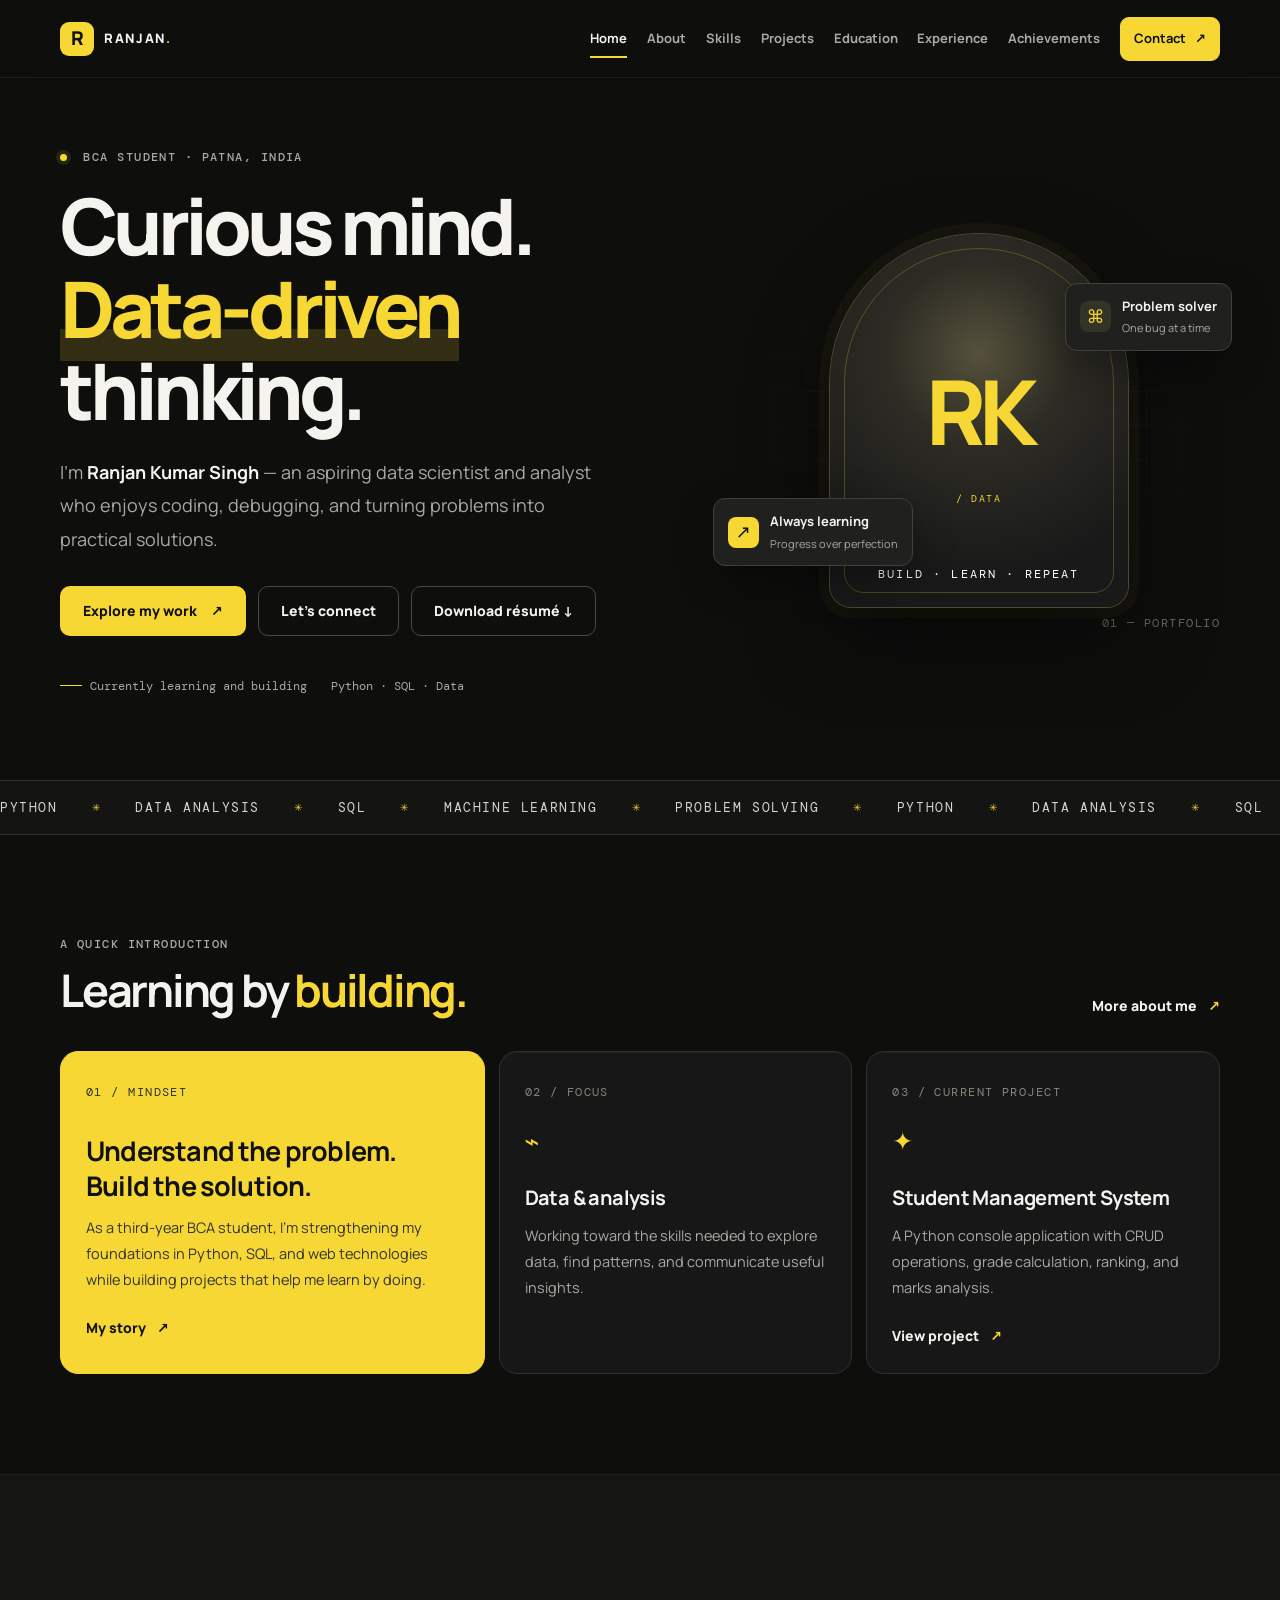
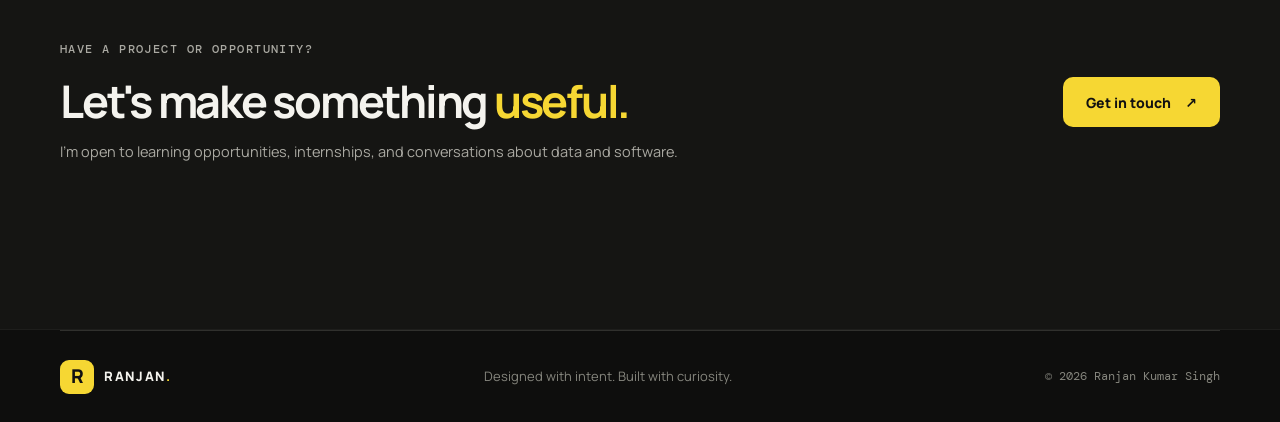
<file: index.html>
<!doctype html>
<html lang="en">
<head>
  <meta charset="utf-8">
  <meta name="viewport" content="width=device-width, initial-scale=1">
  <meta name="description" content="Ranjan Kumar Singh — aspiring data scientist and analyst, BCA student, and Python developer.">
  <meta name="theme-color" content="#111111">
  <title>Ranjan Kumar Singh | Aspiring Data Scientist</title>
  <link rel="icon" href="data:image/svg+xml,%3Csvg xmlns=%27http://www.w3.org/2000/svg%27 viewBox=%270 0 32 32%27%3E%3Crect width=%2732%27 height=%2732%27 rx=%277%27 fill=%27%23f4d21f%27/%3E%3Ctext x=%2716%27 y=%2723%27 font-size=%2720%27 font-weight=%27800%27 text-anchor=%27middle%27 font-family=%27Arial%27 fill=%27%23111%27%3ER%3C/text%3E%3C/svg%3E"><meta property="og:title" content="Ranjan Kumar Singh | Portfolio"><meta property="og:type" content="website"><link rel="preconnect" href="https://fonts.googleapis.com">
  <link rel="preconnect" href="https://fonts.gstatic.com" crossorigin>
  <link href="https://fonts.googleapis.com/css2?family=DM+Mono:wght@400;500&family=Manrope:wght@400;500;600;700;800&display=swap" rel="stylesheet">
  <link rel="stylesheet" href="css/style.css">
  <script src="js/script.js" defer></script>
</head>
<body>
  <a class="skip-link" href="#main">Skip to content</a>
  <header class="site-header">
    <nav class="nav container" aria-label="Main navigation">
      <a class="brand" href="index.html" aria-label="Ranjan Kumar Singh home"><span class="brand-mark">R</span><span>RANJAN<span class="brand-dot">.</span></span></a>
      <button class="menu-toggle" aria-label="Open navigation menu" aria-expanded="false"><span></span><span></span></button>
      <div class="nav-links">
        <a class="active" href="index.html" aria-current="page">Home</a><a href="about.html">About</a><a href="skills.html">Skills</a><a href="projects.html">Projects</a><a href="education.html">Education</a><a href="experience.html">Experience</a><a href="achievements.html">Achievements</a><a class="nav-contact" href="contact.html">Contact <span>↗</span></a>
      </div>
    </nav>
  </header>
  <main id="main">
    <section class="hero container">
      <div class="hero-copy">
        <p class="eyebrow"><span class="status-dot"></span> BCA STUDENT · PATNA, INDIA</p>
        <h1>Curious mind.<br><span class="accent-text">Data-driven</span> thinking.</h1>
        <p class="hero-lead">I'm <strong>Ranjan Kumar Singh</strong> — an aspiring data scientist and analyst who enjoys coding, debugging, and turning problems into practical solutions.</p>
        <div class="hero-actions"><a class="button button-primary" href="projects.html">Explore my work <span>↗</span></a><a class="button button-secondary" href="contact.html">Let's connect</a><a class="button button-secondary" href="assets/Ranjanresume.pdf" target="_blank" rel="noopener">Download résumé ↓</a></div>
        <div class="hero-meta"><span><span class="meta-line"></span> Currently learning and building</span><span>Python · SQL · Data</span></div>
      </div>
      <div class="hero-visual">
        <div class="visual-grid"></div>
        <div class="portrait-frame">
          <div class="photo-fallback" aria-hidden="true">RK<span> / DATA</span></div>
          <span class="portrait-tag">BUILD · LEARN · REPEAT</span>
        </div>
        <div class="float-card float-card-top"><span class="float-icon">⌘</span><div><strong>Problem solver</strong><small>One bug at a time</small></div></div>
        <div class="float-card float-card-bottom"><span class="float-icon yellow-icon">↗</span><div><strong>Always learning</strong><small>Progress over perfection</small></div></div>
        <span class="visual-index">01 — PORTFOLIO</span>
      </div>
    </section>
    <section class="ticker" aria-label="Areas of interest"><div class="ticker-track"><span>PYTHON</span><i>✳</i><span>DATA ANALYSIS</span><i>✳</i><span>SQL</span><i>✳</i><span>MACHINE LEARNING</span><i>✳</i><span>PROBLEM SOLVING</span><i>✳</i><span>PYTHON</span><i>✳</i><span>DATA ANALYSIS</span><i>✳</i><span>SQL</span><i>✳</i><span>MACHINE LEARNING</span><i>✳</i><span>PROBLEM SOLVING</span><i>✳</i></div></section>
    <section class="section container">
      <div class="section-heading"><div><p class="eyebrow">A QUICK INTRODUCTION</p><h2>Learning by <span class="accent-text">building.</span></h2></div><a class="text-link" href="about.html">More about me <span>↗</span></a></div>
      <div class="intro-grid">
        <article class="intro-card intro-main"><span class="card-number">01 / MINDSET</span><h3>Understand the problem.<br>Build the solution.</h3><p>As a third-year BCA student, I'm strengthening my foundations in Python, SQL, and web technologies while building projects that help me learn by doing.</p><a class="arrow-link" href="about.html">My story <span>↗</span></a></article>
        <article class="intro-card"><span class="card-number">02 / FOCUS</span><div class="card-symbol">⌁</div><h3>Data &amp; analysis</h3><p>Working toward the skills needed to explore data, find patterns, and communicate useful insights.</p></article>
        <article class="intro-card"><span class="card-number">03 / CURRENT PROJECT</span><div class="card-symbol">✦</div><h3>Student Management System</h3><p>A Python console application with CRUD operations, grade calculation, ranking, and marks analysis.</p><a class="arrow-link" href="projects.html">View project <span>↗</span></a></article>
      </div>
    </section>
    <section class="section section-muted">
      <div class="container cta-band"><div><p class="eyebrow">HAVE A PROJECT OR OPPORTUNITY?</p><h2>Let's make something <span class="accent-text">useful.</span></h2><p>I'm open to learning opportunities, internships, and conversations about data and software.</p></div><a class="button button-primary" href="contact.html">Get in touch <span>↗</span></a></div>
    </section>
  </main>
  <footer class="site-footer container"><a class="brand" href="index.html"><span class="brand-mark">R</span><span>RANJAN<span class="brand-dot">.</span></span></a><p>Designed with intent. Built with curiosity.</p><span class="footer-copy">© <span data-year></span> Ranjan Kumar Singh</span></footer>
</body>
</html>
</file>
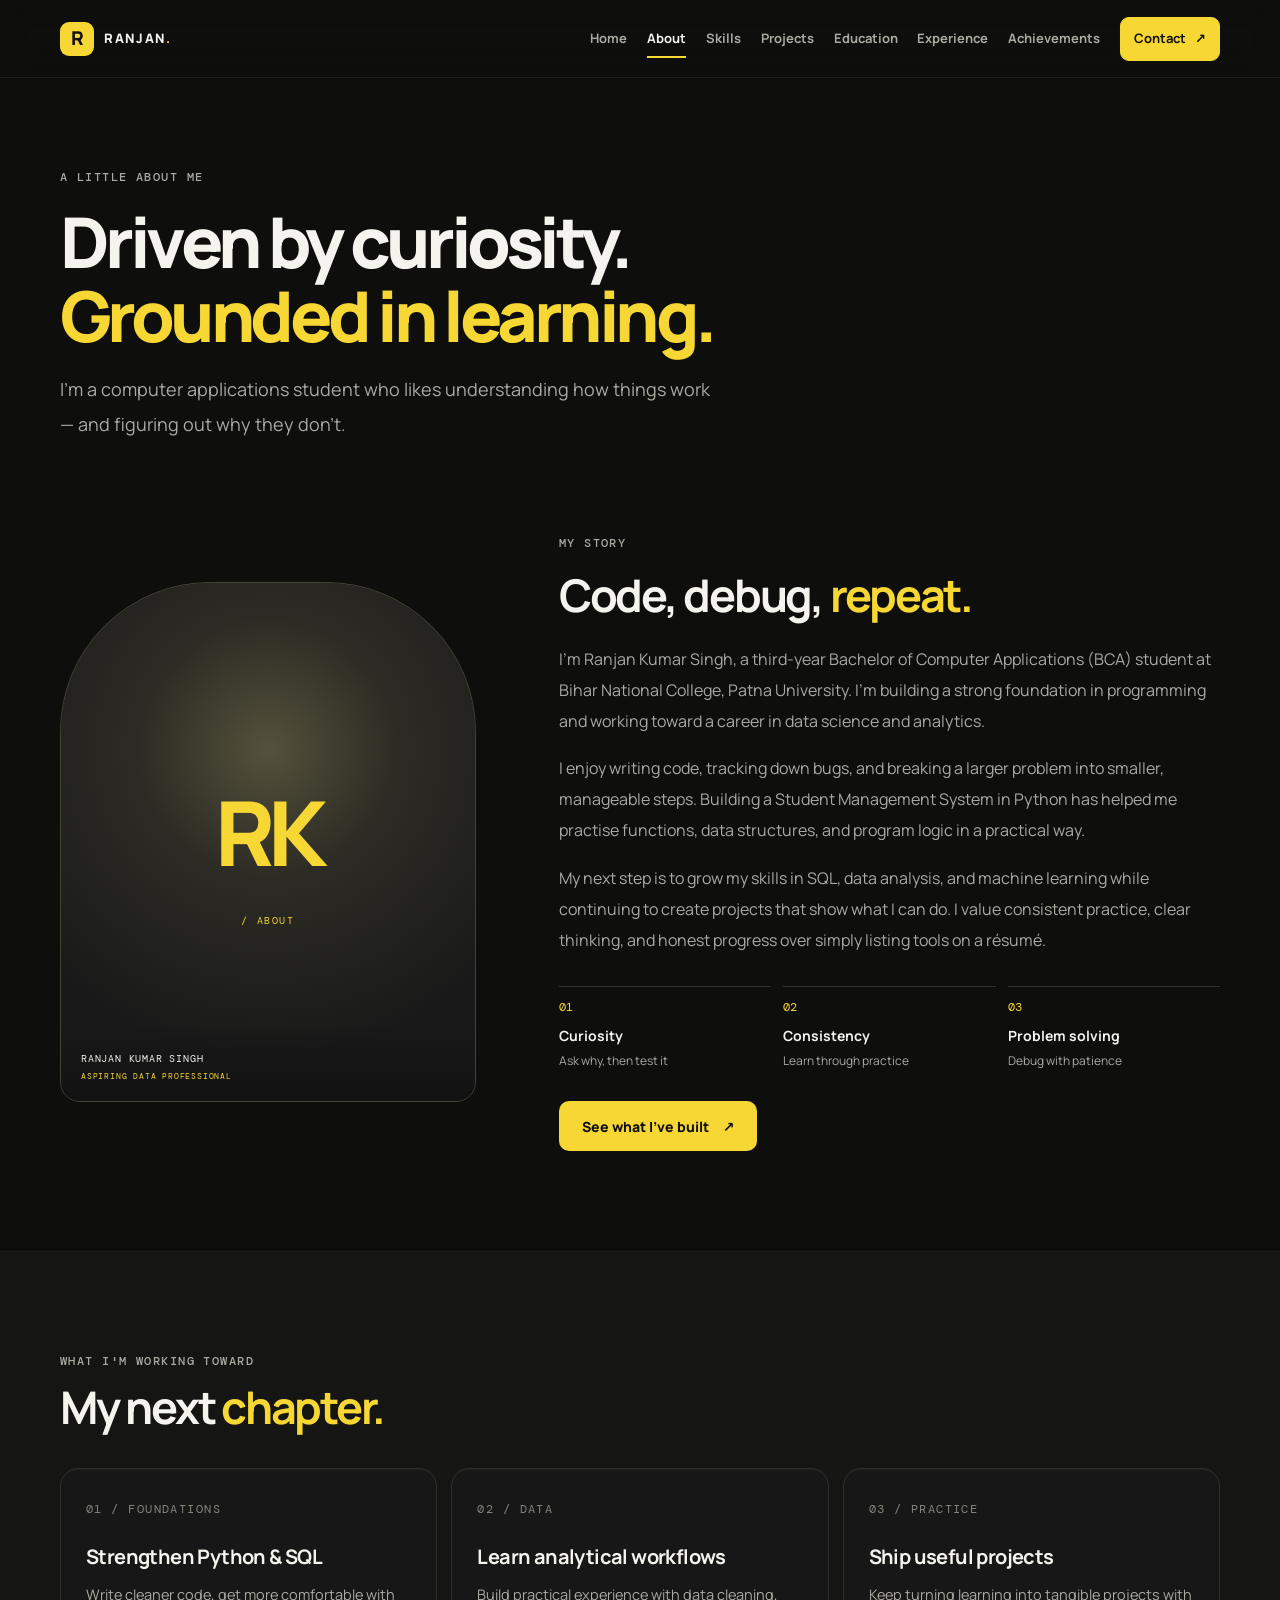
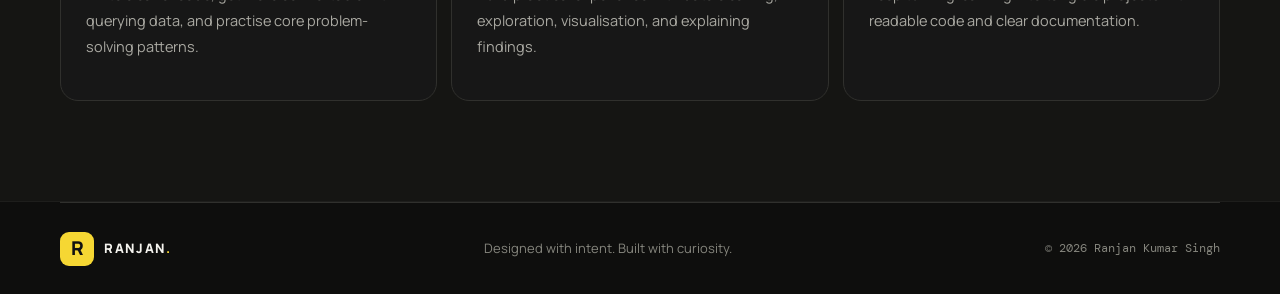
<file: about.html>
<!doctype html>
<html lang="en"><head><meta charset="utf-8"><meta name="viewport" content="width=device-width, initial-scale=1"><meta name="description" content="Learn about Ranjan Kumar Singh, a BCA student interested in data science and Python development."><title>About | Ranjan Kumar Singh</title><link rel="icon" href="data:image/svg+xml,%3Csvg xmlns=%27http://www.w3.org/2000/svg%27 viewBox=%270 0 32 32%27%3E%3Crect width=%2732%27 height=%2732%27 rx=%277%27 fill=%27%23f4d21f%27/%3E%3Ctext x=%2716%27 y=%2723%27 font-size=%2720%27 font-weight=%27800%27 text-anchor=%27middle%27 font-family=%27Arial%27 fill=%27%23111%27%3ER%3C/text%3E%3C/svg%3E"><meta property="og:title" content="Ranjan Kumar Singh | Portfolio"><meta property="og:type" content="website"><link rel="preconnect" href="https://fonts.googleapis.com"><link rel="preconnect" href="https://fonts.gstatic.com" crossorigin><link href="https://fonts.googleapis.com/css2?family=DM+Mono:wght@400;500&family=Manrope:wght@400;500;600;700;800&display=swap" rel="stylesheet"><link rel="stylesheet" href="css/style.css"><script src="js/script.js" defer></script></head>
<body><a class="skip-link" href="#main">Skip to content</a><header class="site-header"><nav class="nav container" aria-label="Main navigation"><a class="brand" href="index.html"><span class="brand-mark">R</span><span>RANJAN<span class="brand-dot">.</span></span></a><button class="menu-toggle" aria-label="Open navigation menu" aria-expanded="false"><span></span><span></span></button><div class="nav-links"><a href="index.html">Home</a><a class="active" href="about.html" aria-current="page">About</a><a href="skills.html">Skills</a><a href="projects.html">Projects</a><a href="education.html">Education</a><a href="experience.html">Experience</a><a href="achievements.html">Achievements</a><a class="nav-contact" href="contact.html">Contact <span>↗</span></a></div></nav></header>
<main id="main"><section class="page-hero container"><p class="eyebrow">A LITTLE ABOUT ME</p><h1>Driven by curiosity.<br><span class="accent-text">Grounded in learning.</span></h1><p class="page-lead">I'm a computer applications student who likes understanding how things work — and figuring out why they don't.</p></section>
<section class="section container about-layout"><div class="about-portrait"><div class="photo-fallback" aria-hidden="true">RK<span> / ABOUT</span></div><div class="portrait-caption">RANJAN KUMAR SINGH <span>ASPIRING DATA PROFESSIONAL</span></div></div><div class="about-copy"><p class="eyebrow">MY STORY</p><h2>Code, debug, <span class="accent-text">repeat.</span></h2><p>I'm Ranjan Kumar Singh, a third-year Bachelor of Computer Applications (BCA) student at Bihar National College, Patna University. I'm building a strong foundation in programming and working toward a career in data science and analytics.</p><p>I enjoy writing code, tracking down bugs, and breaking a larger problem into smaller, manageable steps. Building a Student Management System in Python has helped me practise functions, data structures, and program logic in a practical way.</p><p>My next step is to grow my skills in SQL, data analysis, and machine learning while continuing to create projects that show what I can do. I value consistent practice, clear thinking, and honest progress over simply listing tools on a résumé.</p><div class="about-facts"><div><span>01</span><strong>Curiosity</strong><small>Ask why, then test it</small></div><div><span>02</span><strong>Consistency</strong><small>Learn through practice</small></div><div><span>03</span><strong>Problem solving</strong><small>Debug with patience</small></div></div><a class="button button-primary" href="projects.html">See what I've built <span>↗</span></a></div></section>
<section class="section section-muted"><div class="container"><div class="section-heading"><div><p class="eyebrow">WHAT I'M WORKING TOWARD</p><h2>My next <span class="accent-text">chapter.</span></h2></div></div><div class="three-cards"><article class="info-card"><span class="card-number">01 / FOUNDATIONS</span><h3>Strengthen Python &amp; SQL</h3><p>Write cleaner code, get more comfortable with querying data, and practise core problem-solving patterns.</p></article><article class="info-card"><span class="card-number">02 / DATA</span><h3>Learn analytical workflows</h3><p>Build practical experience with data cleaning, exploration, visualisation, and explaining findings.</p></article><article class="info-card"><span class="card-number">03 / PRACTICE</span><h3>Ship useful projects</h3><p>Keep turning learning into tangible projects with readable code and clear documentation.</p></article></div></div></section></main>
<footer class="site-footer container"><a class="brand" href="index.html"><span class="brand-mark">R</span><span>RANJAN<span class="brand-dot">.</span></span></a><p>Designed with intent. Built with curiosity.</p><span class="footer-copy">© <span data-year></span> Ranjan Kumar Singh</span></footer></body></html>
</file>
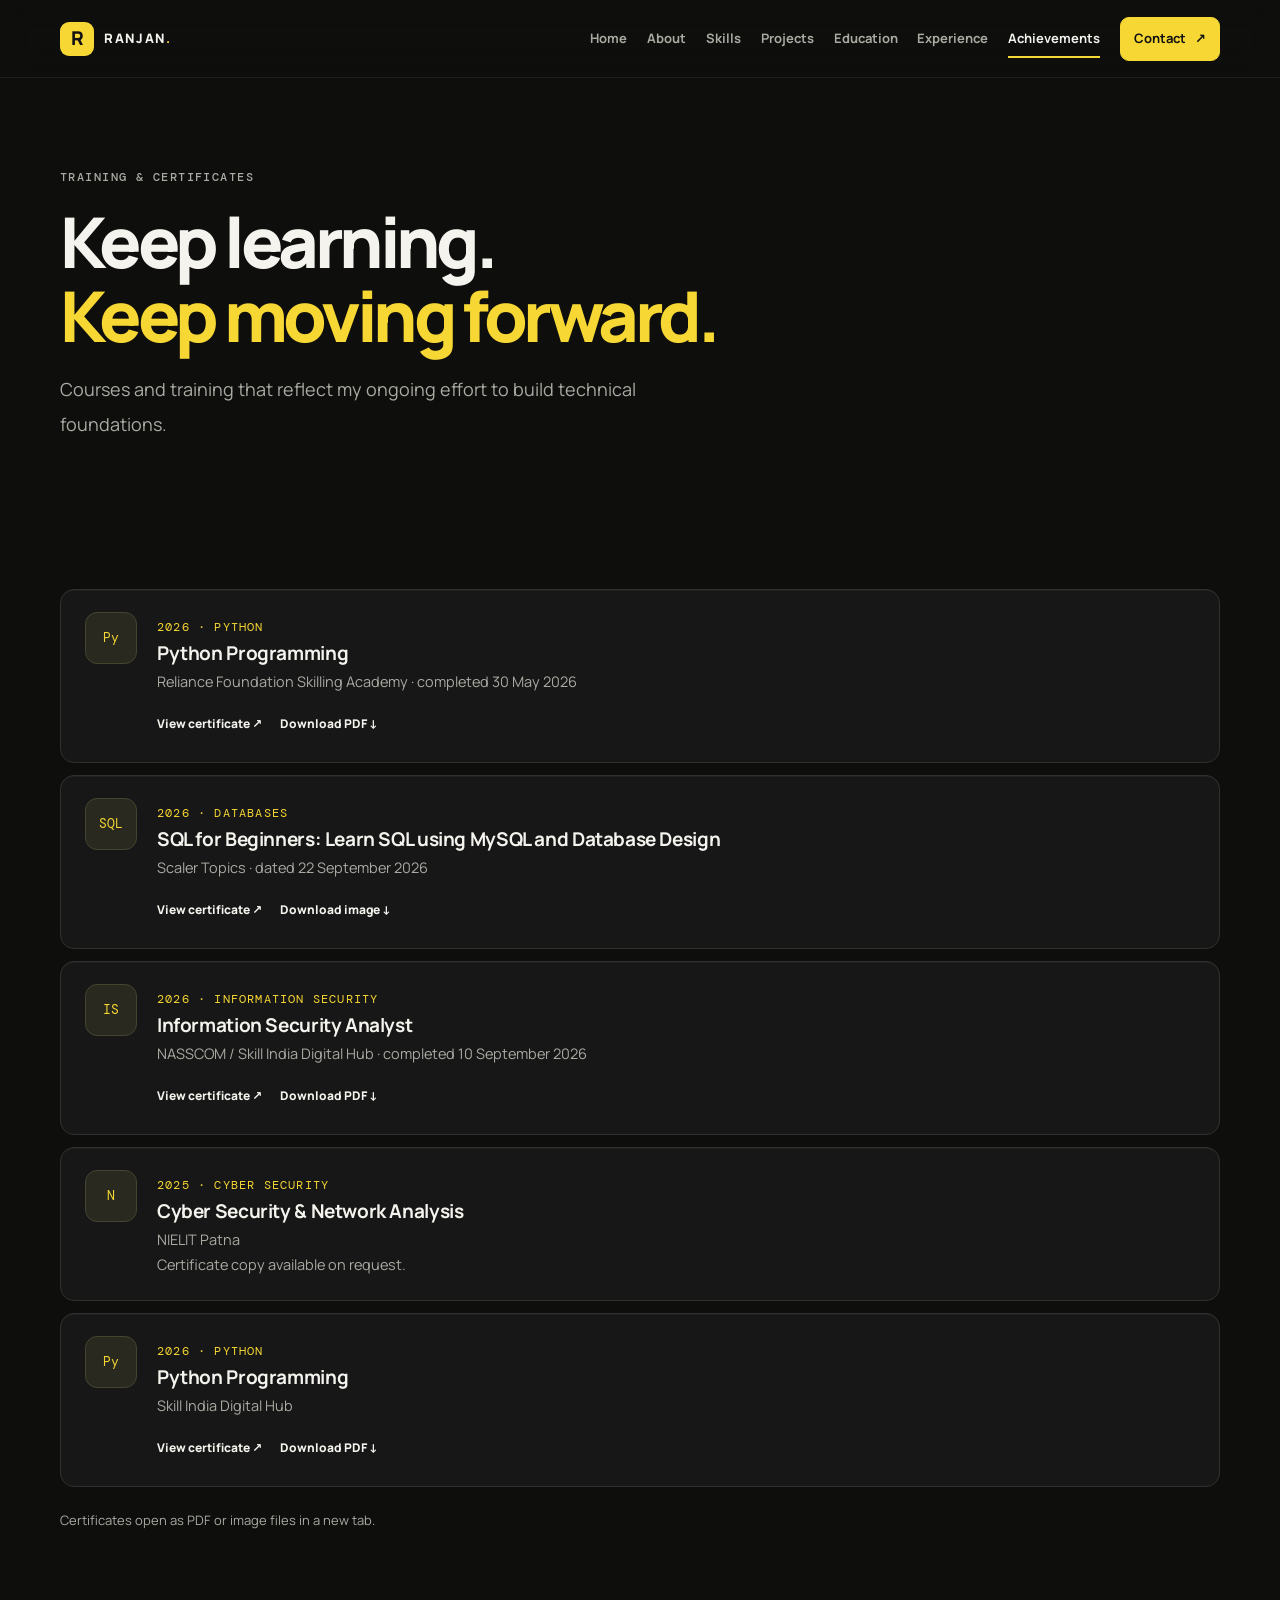
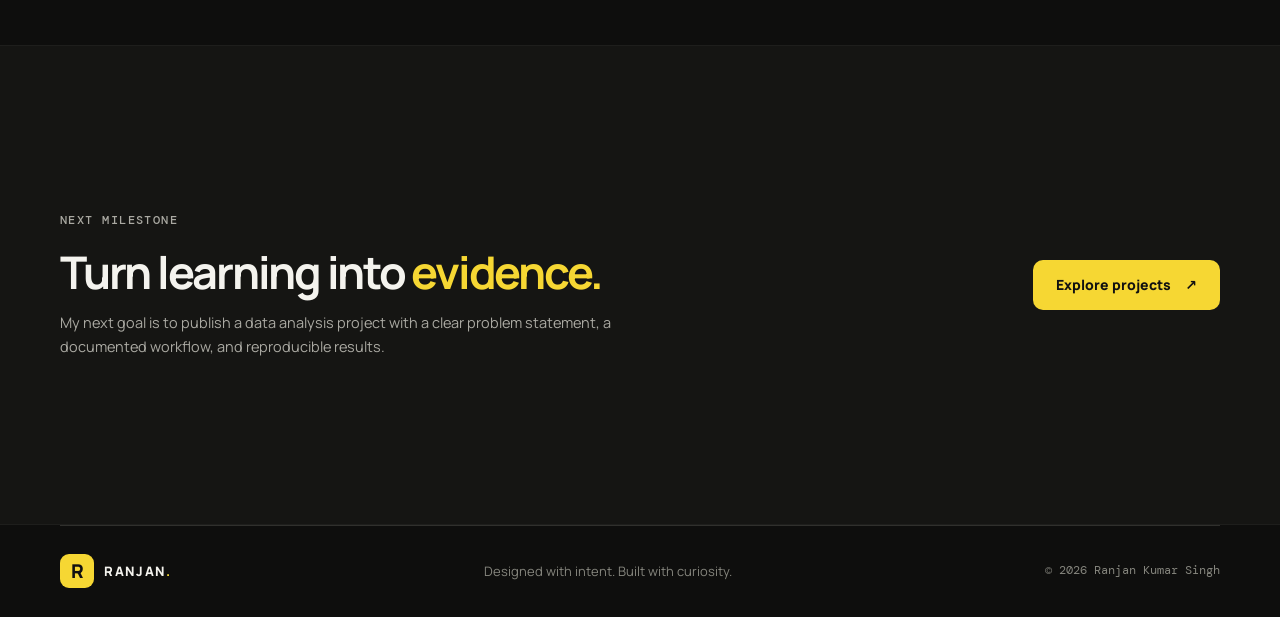
<file: achievements.html>
<!doctype html>
<html lang="en"><head><meta charset="utf-8"><meta name="viewport" content="width=device-width, initial-scale=1"><meta name="description" content="Training and certificates listed by Ranjan Kumar Singh."><title>Achievements &amp; Training | Ranjan Kumar Singh</title><link rel="icon" href="data:image/svg+xml,%3Csvg xmlns=%27http://www.w3.org/2000/svg%27 viewBox=%270 0 32 32%27%3E%3Crect width=%2732%27 height=%2732%27 rx=%277%27 fill=%27%23f4d21f%27/%3E%3Ctext x=%2716%27 y=%2723%27 font-size=%2720%27 font-weight=%27800%27 text-anchor=%27middle%27 font-family=%27Arial%27 fill=%27%23111%27%3ER%3C/text%3E%3C/svg%3E"><meta property="og:title" content="Ranjan Kumar Singh | Portfolio"><meta property="og:type" content="website"><link rel="preconnect" href="https://fonts.googleapis.com"><link rel="preconnect" href="https://fonts.gstatic.com" crossorigin><link href="https://fonts.googleapis.com/css2?family=DM+Mono:wght@400;500&family=Manrope:wght@400;500;600;700;800&display=swap" rel="stylesheet"><link rel="stylesheet" href="css/style.css"><script src="js/script.js" defer></script></head>
<body><a class="skip-link" href="#main">Skip to content</a><header class="site-header"><nav class="nav container" aria-label="Main navigation"><a class="brand" href="index.html"><span class="brand-mark">R</span><span>RANJAN<span class="brand-dot">.</span></span></a><button class="menu-toggle" aria-label="Open navigation menu" aria-expanded="false"><span></span><span></span></button><div class="nav-links"><a href="index.html">Home</a><a href="about.html">About</a><a href="skills.html">Skills</a><a href="projects.html">Projects</a><a href="education.html">Education</a><a href="experience.html">Experience</a><a class="active" href="achievements.html" aria-current="page">Achievements</a><a class="nav-contact" href="contact.html">Contact <span>↗</span></a></div></nav></header>
<main id="main"><section class="page-hero container"><p class="eyebrow">TRAINING &amp; CERTIFICATES</p><h1>Keep learning.<br><span class="accent-text">Keep moving forward.</span></h1><p class="page-lead">Courses and training that reflect my ongoing effort to build technical foundations.</p></section>
<section class="section container"><div class="certificate-list">
<article class="certificate-card"><div class="certificate-icon">Py</div><div class="certificate-info"><span class="certificate-year">2026 · PYTHON</span><h2>Python Programming</h2><p>Reliance Foundation Skilling Academy · completed 30 May 2026</p><div class="certificate-actions"><a class="text-link" href="assets/certificates/python-programming-reliance-foundation.pdf" target="_blank" rel="noopener">View certificate ↗</a><a class="text-link" href="assets/certificates/python-programming-reliance-foundation.pdf" download>Download PDF ↓</a></div></div></article>
<article class="certificate-card"><div class="certificate-icon">SQL</div><div class="certificate-info"><span class="certificate-year">2026 · DATABASES</span><h2>SQL for Beginners: Learn SQL using MySQL and Database Design</h2><p>Scaler Topics · dated 22 September 2026</p><div class="certificate-actions"><a class="text-link" href="assets/certificates/sql-for-beginners-scaler.jpg" target="_blank" rel="noopener">View certificate ↗</a><a class="text-link" href="assets/certificates/sql-for-beginners-scaler.jpg" download>Download image ↓</a></div></div></article>
<article class="certificate-card"><div class="certificate-icon">IS</div><div class="certificate-info"><span class="certificate-year">2026 · INFORMATION SECURITY</span><h2>Information Security Analyst</h2><p>NASSCOM / Skill India Digital Hub · completed 10 September 2026</p><div class="certificate-actions"><a class="text-link" href="assets/certificates/information-security-analyst-nasscom.pdf" target="_blank" rel="noopener">View certificate ↗</a><a class="text-link" href="assets/certificates/information-security-analyst-nasscom.pdf" download>Download PDF ↓</a></div></div></article>
<article class="certificate-card"><div class="certificate-icon">N</div><div class="certificate-info"><span class="certificate-year">2025 · CYBER SECURITY</span><h2>Cyber Security &amp; Network Analysis</h2><p>NIELIT Patna</p><p class="small-note">Certificate copy available on request.</p></div></article>
<article class="certificate-card"><div class="certificate-icon">Py</div><div class="certificate-info"><span class="certificate-year">2026 · PYTHON</span><h2>Python Programming</h2><p>Skill India Digital Hub</p><div class="certificate-actions"><a class="text-link" href="assets/certificates/python-programming-skill-india.pdf" target="_blank" rel="noopener">View certificate ↗</a><a class="text-link" href="assets/certificates/python-programming-skill-india.pdf" download>Download PDF ↓</a></div></div></article>
</div><p class="small-note">Certificates open as PDF or image files in a new tab.</p></section>
<section class="section section-muted"><div class="container cta-band"><div><p class="eyebrow">NEXT MILESTONE</p><h2>Turn learning into <span class="accent-text">evidence.</span></h2><p>My next goal is to publish a data analysis project with a clear problem statement, a documented workflow, and reproducible results.</p></div><a class="button button-primary" href="projects.html">Explore projects <span>↗</span></a></div></section></main>
<footer class="site-footer container"><a class="brand" href="index.html"><span class="brand-mark">R</span><span>RANJAN<span class="brand-dot">.</span></span></a><p>Designed with intent. Built with curiosity.</p><span class="footer-copy">© <span data-year></span> Ranjan Kumar Singh</span></footer></body></html>
</file>
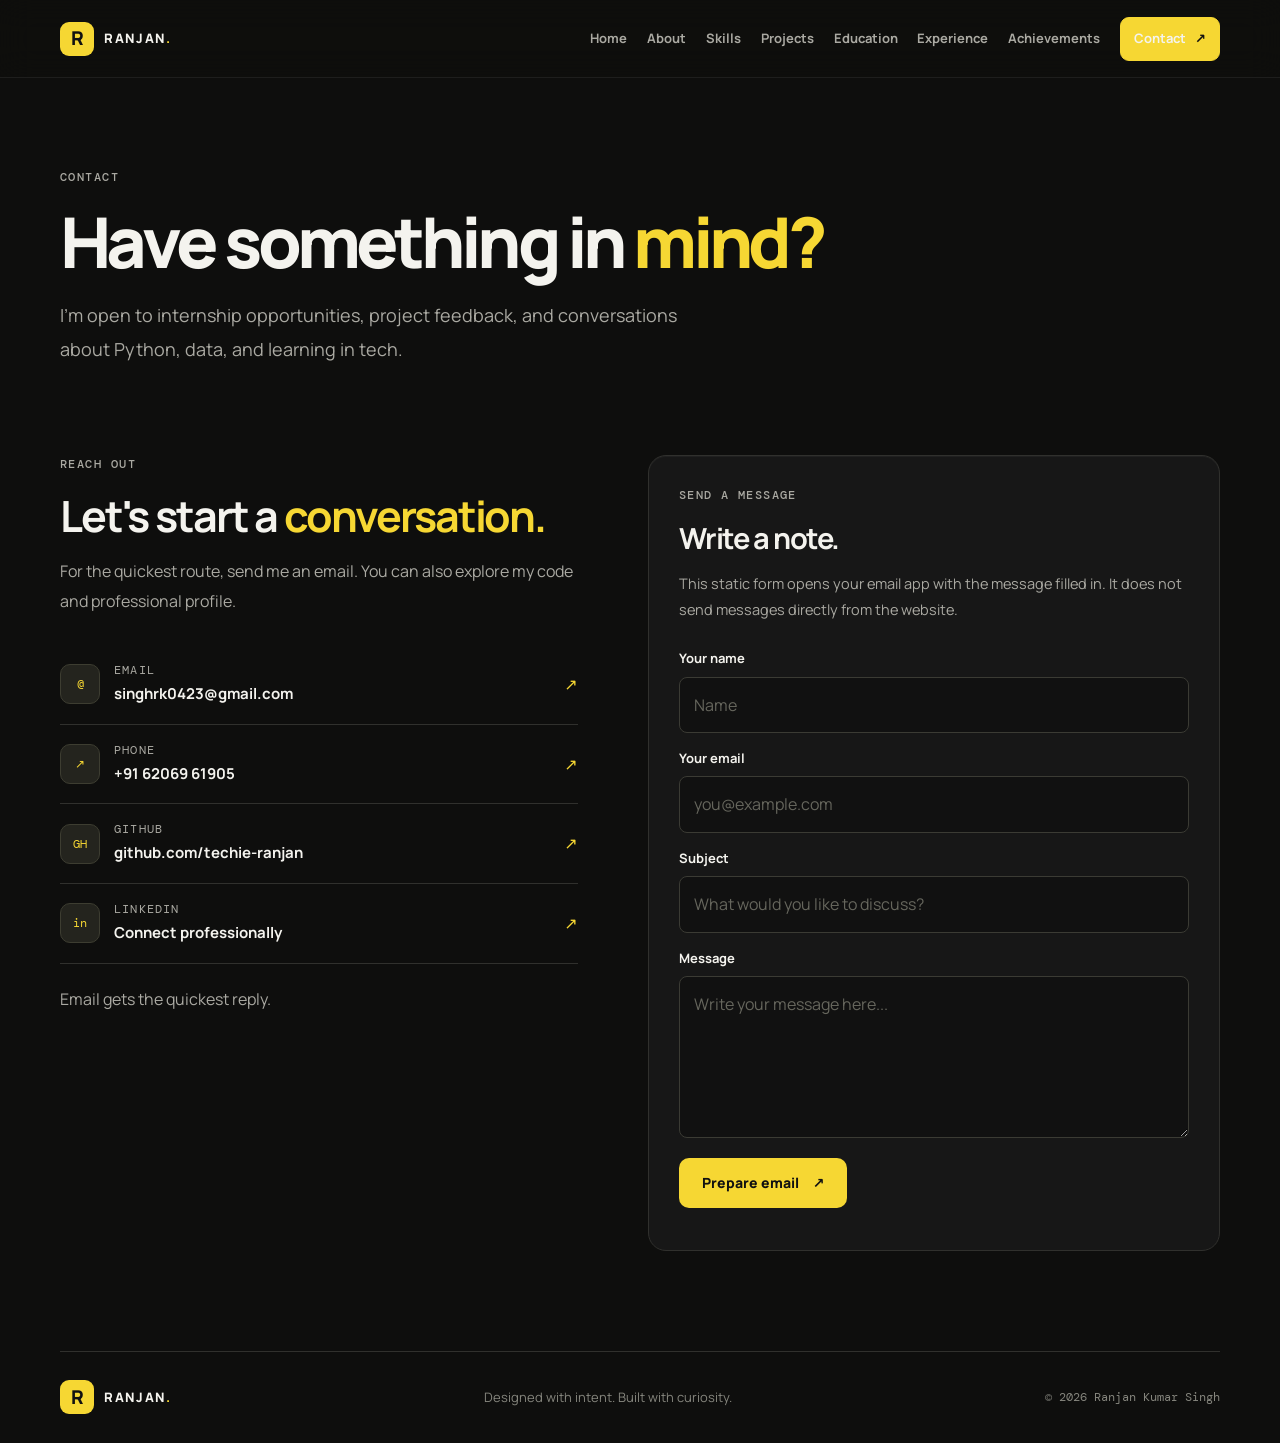
<file: contact.html>
<!doctype html>
<html lang="en"><head><meta charset="utf-8"><meta name="viewport" content="width=device-width, initial-scale=1"><meta name="description" content="Contact Ranjan Kumar Singh about data, Python, and internship opportunities."><title>Contact | Ranjan Kumar Singh</title><link rel="icon" href="data:image/svg+xml,%3Csvg xmlns=%27http://www.w3.org/2000/svg%27 viewBox=%270 0 32 32%27%3E%3Crect width=%2732%27 height=%2732%27 rx=%277%27 fill=%27%23f4d21f%27/%3E%3Ctext x=%2716%27 y=%2723%27 font-size=%2720%27 font-weight=%27800%27 text-anchor=%27middle%27 font-family=%27Arial%27 fill=%27%23111%27%3ER%3C/text%3E%3C/svg%3E"><meta property="og:title" content="Ranjan Kumar Singh | Portfolio"><meta property="og:type" content="website"><link rel="preconnect" href="https://fonts.googleapis.com"><link rel="preconnect" href="https://fonts.gstatic.com" crossorigin><link href="https://fonts.googleapis.com/css2?family=DM+Mono:wght@400;500&family=Manrope:wght@400;500;600;700;800&display=swap" rel="stylesheet"><link rel="stylesheet" href="css/style.css"><script src="js/script.js" defer></script></head>
<body><a class="skip-link" href="#main">Skip to content</a><header class="site-header"><nav class="nav container" aria-label="Main navigation"><a class="brand" href="index.html"><span class="brand-mark">R</span><span>RANJAN<span class="brand-dot">.</span></span></a><button class="menu-toggle" aria-label="Open navigation menu" aria-expanded="false"><span></span><span></span></button><div class="nav-links"><a href="index.html">Home</a><a href="about.html">About</a><a href="skills.html">Skills</a><a href="projects.html">Projects</a><a href="education.html">Education</a><a href="experience.html">Experience</a><a href="achievements.html">Achievements</a><a class="nav-contact active" href="contact.html" aria-current="page">Contact <span>↗</span></a></div></nav></header>
<main id="main"><section class="page-hero container"><p class="eyebrow">CONTACT</p><h1>Have something in <span class="accent-text">mind?</span></h1><p class="page-lead">I'm open to internship opportunities, project feedback, and conversations about Python, data, and learning in tech.</p></section>
<section class="section container contact-layout"><div class="contact-details"><p class="eyebrow">REACH OUT</p><h2>Let's start a <span class="accent-text">conversation.</span></h2><p>For the quickest route, send me an email. You can also explore my code and professional profile.</p><a class="contact-method" href="mailto:singhrk0423@gmail.com"><span class="contact-method-icon">@</span><span><small>EMAIL</small><strong>singhrk0423@gmail.com</strong></span><span class="contact-arrow">↗</span></a><a class="contact-method" href="tel:+916206961905"><span class="contact-method-icon">↗</span><span><small>PHONE</small><strong>+91 62069 61905</strong></span><span class="contact-arrow">↗</span></a><a class="contact-method" href="https://github.com/techie-ranjan" target="_blank" rel="noopener noreferrer"><span class="contact-method-icon">GH</span><span><small>GITHUB</small><strong>github.com/techie-ranjan</strong></span><span class="contact-arrow">↗</span></a><a class="contact-method" href="https://www.linkedin.com/in/ranjan-kumar-singh-61a191394/" target="_blank" rel="noopener noreferrer"><span class="contact-method-icon">in</span><span><small>LINKEDIN</small><strong>Connect professionally</strong></span><span class="contact-arrow">↗</span></a><p class="privacy-note">Email gets the quickest reply.</p></div>
<form class="contact-form" id="contact-form"><p class="eyebrow">SEND A MESSAGE</p><h2>Write a note.</h2><p class="form-note">This static form opens your email app with the message filled in. It does not send messages directly from the website.</p><label for="sender-name">Your name</label><input id="sender-name" name="name" autocomplete="name" required placeholder="Name"><label for="sender-email">Your email</label><input id="sender-email" name="email" type="email" autocomplete="email" required placeholder="you@example.com"><label for="message-subject">Subject</label><input id="message-subject" name="subject" required placeholder="What would you like to discuss?"><label for="message-body">Message</label><textarea id="message-body" name="message" rows="5" required placeholder="Write your message here..."></textarea><button class="button button-primary form-submit" type="submit">Prepare email <span>↗</span></button><p class="form-status" id="form-status" aria-live="polite"></p></form></section></main>
<footer class="site-footer container"><a class="brand" href="index.html"><span class="brand-mark">R</span><span>RANJAN<span class="brand-dot">.</span></span></a><p>Designed with intent. Built with curiosity.</p><span class="footer-copy">© <span data-year></span> Ranjan Kumar Singh</span></footer></body></html>
</file>
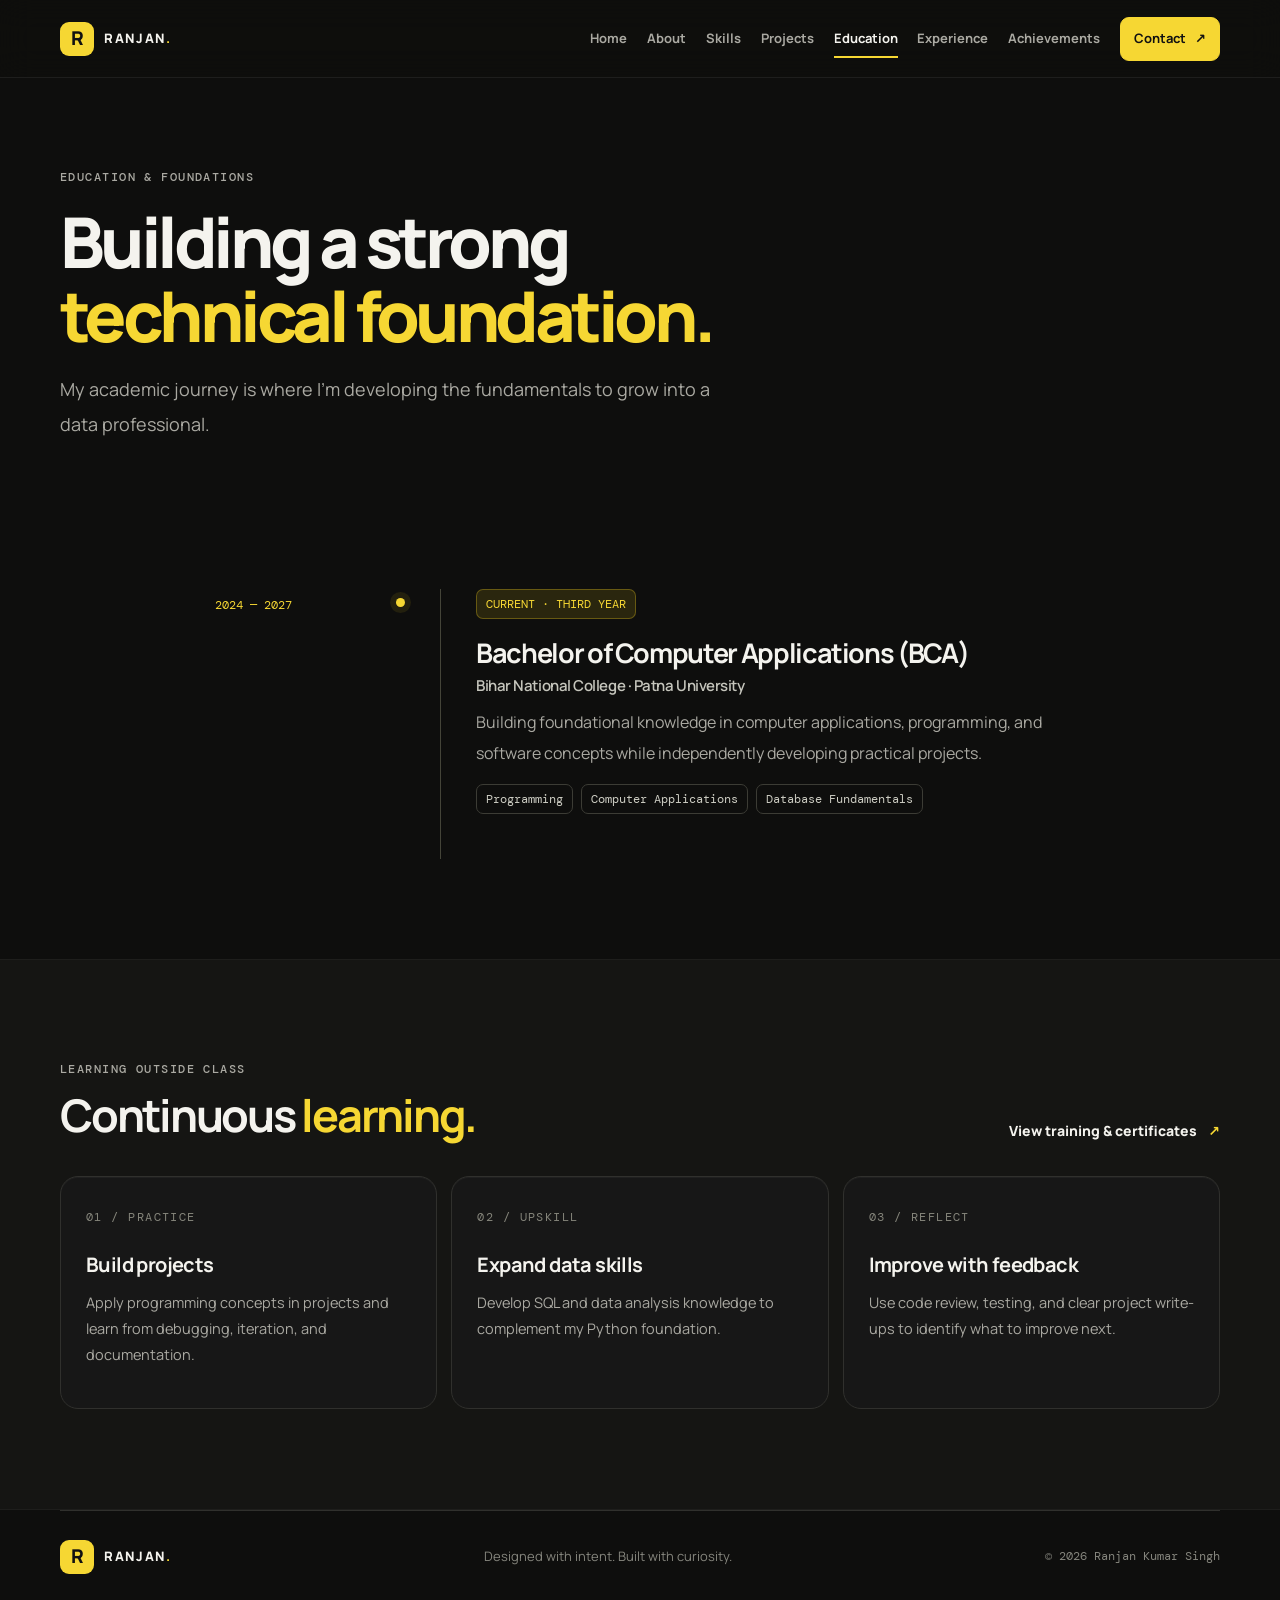
<file: education.html>
<!doctype html>
<html lang="en"><head><meta charset="utf-8"><meta name="viewport" content="width=device-width, initial-scale=1"><meta name="description" content="Education of Ranjan Kumar Singh."><title>Education | Ranjan Kumar Singh</title><link rel="icon" href="data:image/svg+xml,%3Csvg xmlns=%27http://www.w3.org/2000/svg%27 viewBox=%270 0 32 32%27%3E%3Crect width=%2732%27 height=%2732%27 rx=%277%27 fill=%27%23f4d21f%27/%3E%3Ctext x=%2716%27 y=%2723%27 font-size=%2720%27 font-weight=%27800%27 text-anchor=%27middle%27 font-family=%27Arial%27 fill=%27%23111%27%3ER%3C/text%3E%3C/svg%3E"><meta property="og:title" content="Ranjan Kumar Singh | Portfolio"><meta property="og:type" content="website"><link rel="preconnect" href="https://fonts.googleapis.com"><link rel="preconnect" href="https://fonts.gstatic.com" crossorigin><link href="https://fonts.googleapis.com/css2?family=DM+Mono:wght@400;500&family=Manrope:wght@400;500;600;700;800&display=swap" rel="stylesheet"><link rel="stylesheet" href="css/style.css"><script src="js/script.js" defer></script></head>
<body><a class="skip-link" href="#main">Skip to content</a><header class="site-header"><nav class="nav container" aria-label="Main navigation"><a class="brand" href="index.html"><span class="brand-mark">R</span><span>RANJAN<span class="brand-dot">.</span></span></a><button class="menu-toggle" aria-label="Open navigation menu" aria-expanded="false"><span></span><span></span></button><div class="nav-links"><a href="index.html">Home</a><a href="about.html">About</a><a href="skills.html">Skills</a><a href="projects.html">Projects</a><a class="active" href="education.html" aria-current="page">Education</a><a href="experience.html">Experience</a><a href="achievements.html">Achievements</a><a class="nav-contact" href="contact.html">Contact <span>↗</span></a></div></nav></header>
<main id="main"><section class="page-hero container"><p class="eyebrow">EDUCATION &amp; FOUNDATIONS</p><h1>Building a strong<br><span class="accent-text">technical foundation.</span></h1><p class="page-lead">My academic journey is where I'm developing the fundamentals to grow into a data professional.</p></section>
<section class="section container"><div class="timeline"><article class="timeline-item"><div class="timeline-date">2024 — 2027 <span class="timeline-dot"></span></div><div class="timeline-content"><span class="tag tag-filled">CURRENT · THIRD YEAR</span><h2>Bachelor of Computer Applications (BCA)</h2><h3>Bihar National College · Patna University</h3><p>Building foundational knowledge in computer applications, programming, and software concepts while independently developing practical projects.</p><div class="tag-list"><span class="tag">Programming</span><span class="tag">Computer Applications</span><span class="tag">Database Fundamentals</span></div></div></article></div></section>
<section class="section section-muted"><div class="container"><div class="section-heading"><div><p class="eyebrow">LEARNING OUTSIDE CLASS</p><h2>Continuous <span class="accent-text">learning.</span></h2></div><a class="text-link" href="achievements.html">View training &amp; certificates <span>↗</span></a></div><div class="three-cards"><article class="info-card"><span class="card-number">01 / PRACTICE</span><h3>Build projects</h3><p>Apply programming concepts in projects and learn from debugging, iteration, and documentation.</p></article><article class="info-card"><span class="card-number">02 / UPSKILL</span><h3>Expand data skills</h3><p>Develop SQL and data analysis knowledge to complement my Python foundation.</p></article><article class="info-card"><span class="card-number">03 / REFLECT</span><h3>Improve with feedback</h3><p>Use code review, testing, and clear project write-ups to identify what to improve next.</p></article></div></div></section></main>
<footer class="site-footer container"><a class="brand" href="index.html"><span class="brand-mark">R</span><span>RANJAN<span class="brand-dot">.</span></span></a><p>Designed with intent. Built with curiosity.</p><span class="footer-copy">© <span data-year></span> Ranjan Kumar Singh</span></footer></body></html>
</file>
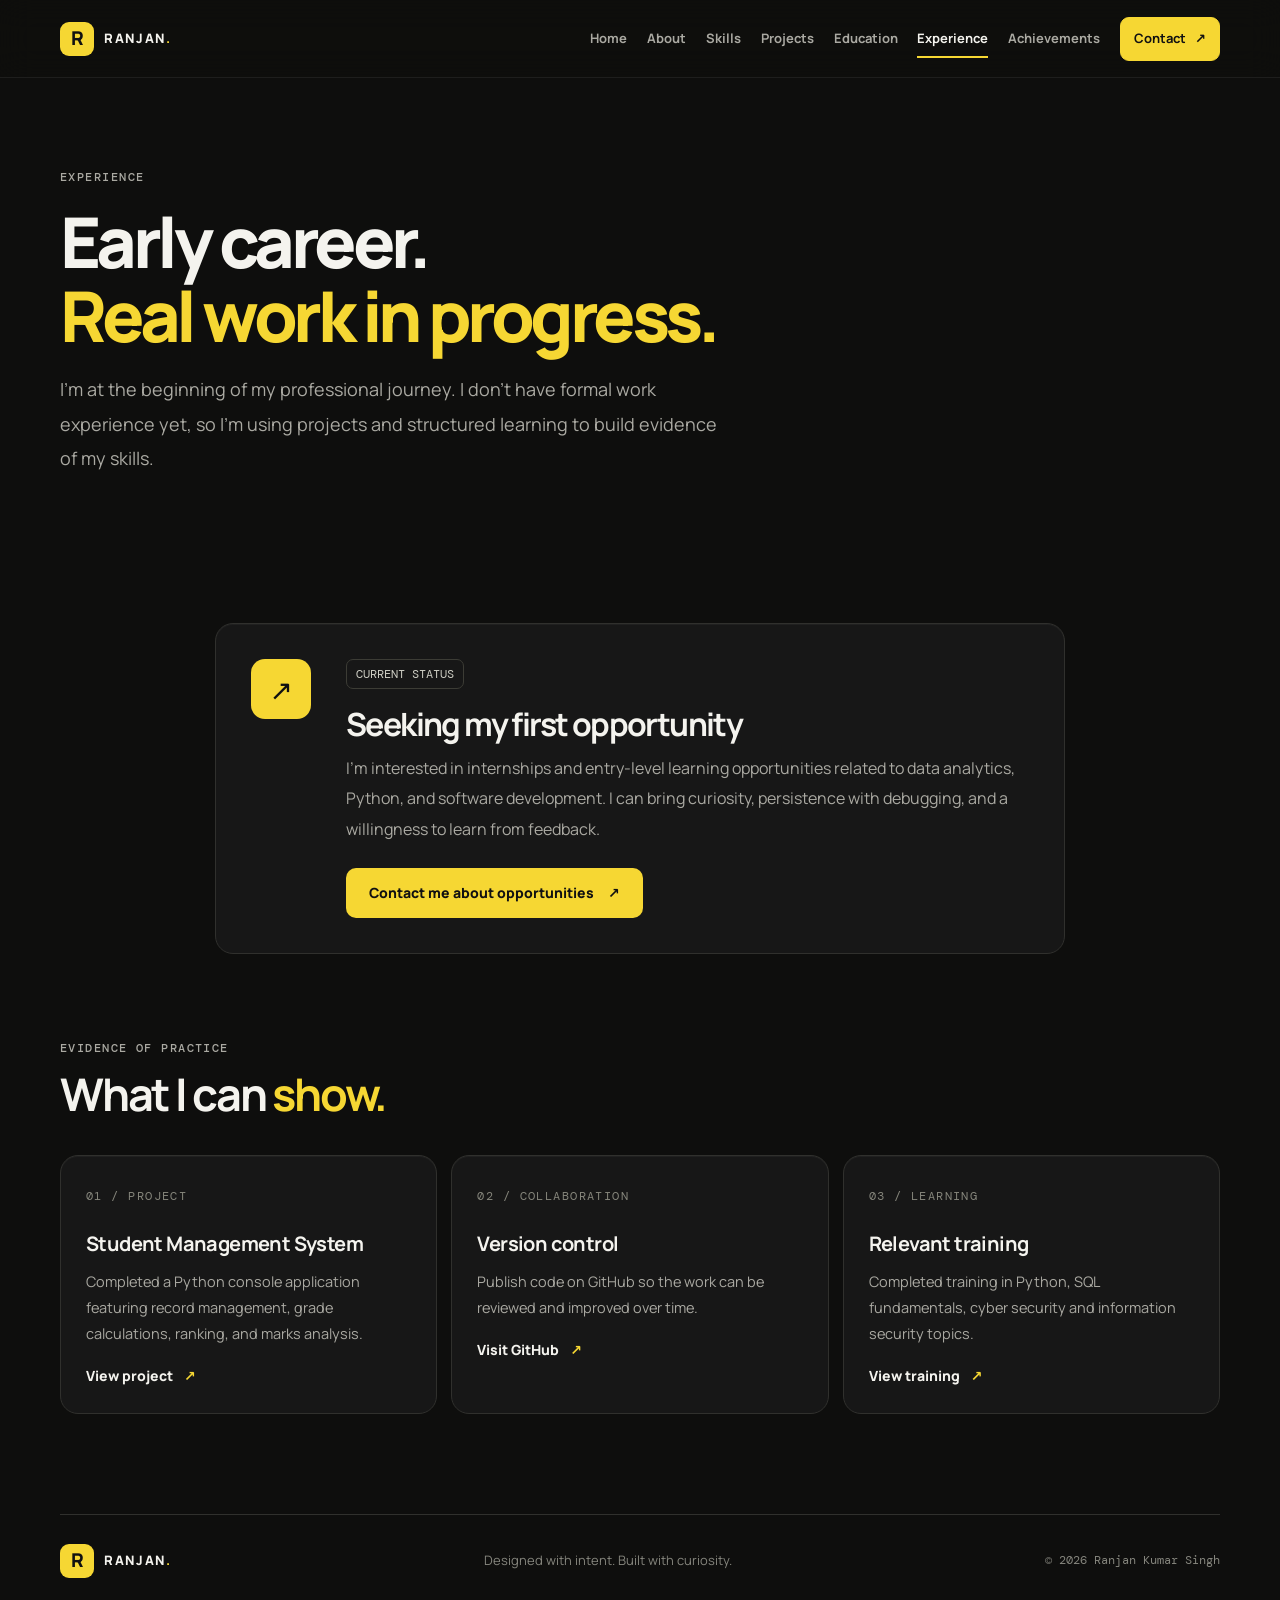
<file: experience.html>
<!doctype html>
<html lang="en"><head><meta charset="utf-8"><meta name="viewport" content="width=device-width, initial-scale=1"><meta name="description" content="Experience and current professional status of Ranjan Kumar Singh."><title>Experience | Ranjan Kumar Singh</title><link rel="icon" href="data:image/svg+xml,%3Csvg xmlns=%27http://www.w3.org/2000/svg%27 viewBox=%270 0 32 32%27%3E%3Crect width=%2732%27 height=%2732%27 rx=%277%27 fill=%27%23f4d21f%27/%3E%3Ctext x=%2716%27 y=%2723%27 font-size=%2720%27 font-weight=%27800%27 text-anchor=%27middle%27 font-family=%27Arial%27 fill=%27%23111%27%3ER%3C/text%3E%3C/svg%3E"><meta property="og:title" content="Ranjan Kumar Singh | Portfolio"><meta property="og:type" content="website"><link rel="preconnect" href="https://fonts.googleapis.com"><link rel="preconnect" href="https://fonts.gstatic.com" crossorigin><link href="https://fonts.googleapis.com/css2?family=DM+Mono:wght@400;500&family=Manrope:wght@400;500;600;700;800&display=swap" rel="stylesheet"><link rel="stylesheet" href="css/style.css"><script src="js/script.js" defer></script></head>
<body><a class="skip-link" href="#main">Skip to content</a><header class="site-header"><nav class="nav container" aria-label="Main navigation"><a class="brand" href="index.html"><span class="brand-mark">R</span><span>RANJAN<span class="brand-dot">.</span></span></a><button class="menu-toggle" aria-label="Open navigation menu" aria-expanded="false"><span></span><span></span></button><div class="nav-links"><a href="index.html">Home</a><a href="about.html">About</a><a href="skills.html">Skills</a><a href="projects.html">Projects</a><a href="education.html">Education</a><a class="active" href="experience.html" aria-current="page">Experience</a><a href="achievements.html">Achievements</a><a class="nav-contact" href="contact.html">Contact <span>↗</span></a></div></nav></header>
<main id="main"><section class="page-hero container"><p class="eyebrow">EXPERIENCE</p><h1>Early career.<br><span class="accent-text">Real work in progress.</span></h1><p class="page-lead">I'm at the beginning of my professional journey. I don't have formal work experience yet, so I'm using projects and structured learning to build evidence of my skills.</p></section>
<section class="section container"><div class="experience-panel"><div class="experience-icon">↗</div><div><span class="tag">CURRENT STATUS</span><h2>Seeking my first opportunity</h2><p>I'm interested in internships and entry-level learning opportunities related to data analytics, Python, and software development. I can bring curiosity, persistence with debugging, and a willingness to learn from feedback.</p><a class="button button-primary" href="contact.html">Contact me about opportunities <span>↗</span></a></div></div>
<div class="section-heading spaced-heading"><div><p class="eyebrow">EVIDENCE OF PRACTICE</p><h2>What I can <span class="accent-text">show.</span></h2></div></div><div class="three-cards"><article class="info-card"><span class="card-number">01 / PROJECT</span><h3>Student Management System</h3><p>Completed a Python console application featuring record management, grade calculations, ranking, and marks analysis.</p><a class="arrow-link" href="projects.html">View project <span>↗</span></a></article><article class="info-card"><span class="card-number">02 / COLLABORATION</span><h3>Version control</h3><p>Publish code on GitHub so the work can be reviewed and improved over time.</p><a class="arrow-link" href="https://github.com/techie-ranjan" target="_blank" rel="noopener noreferrer">Visit GitHub <span>↗</span></a></article><article class="info-card"><span class="card-number">03 / LEARNING</span><h3>Relevant training</h3><p>Completed training in Python, SQL fundamentals, cyber security and information security topics.</p><a class="arrow-link" href="achievements.html">View training <span>↗</span></a></article></div></section></main>
<footer class="site-footer container"><a class="brand" href="index.html"><span class="brand-mark">R</span><span>RANJAN<span class="brand-dot">.</span></span></a><p>Designed with intent. Built with curiosity.</p><span class="footer-copy">© <span data-year></span> Ranjan Kumar Singh</span></footer></body></html>
</file>
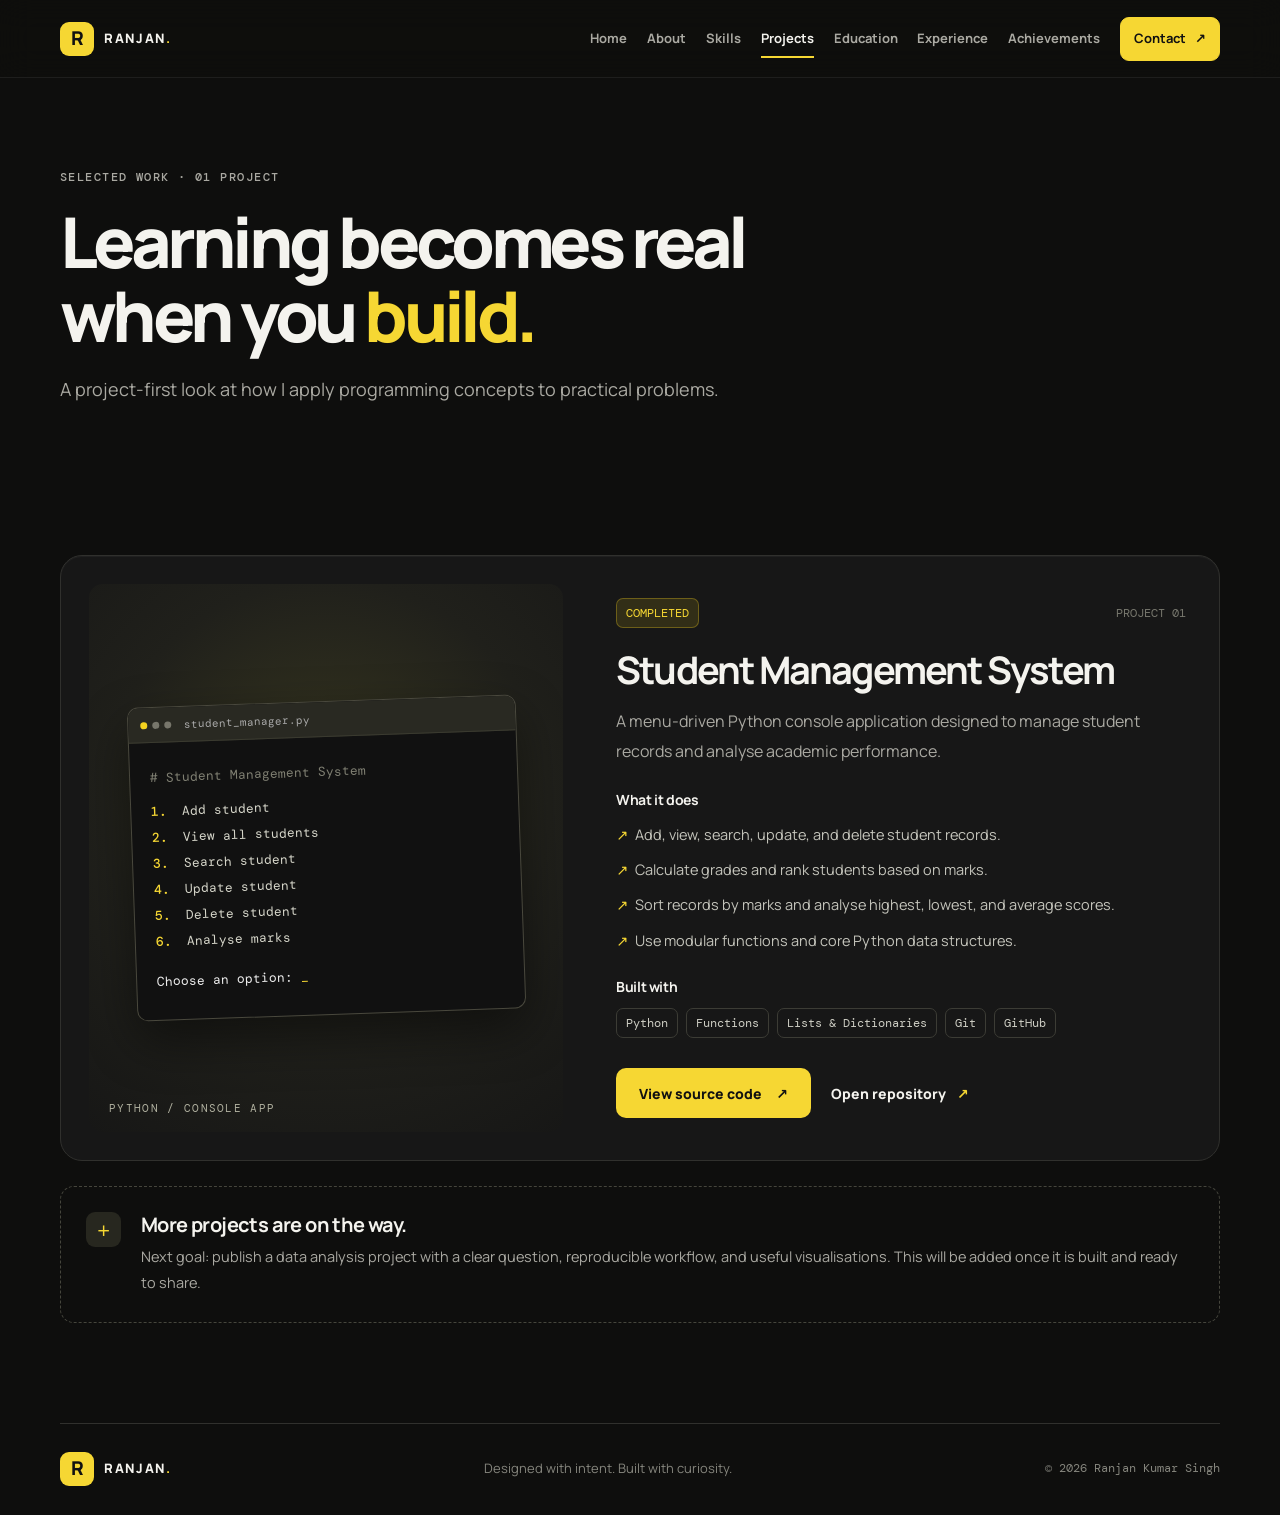
<file: projects.html>
<!doctype html>
<html lang="en"><head><meta charset="utf-8"><meta name="viewport" content="width=device-width, initial-scale=1"><meta name="description" content="Projects by Ranjan Kumar Singh, including a Python Student Management System."><title>Projects | Ranjan Kumar Singh</title><link rel="icon" href="data:image/svg+xml,%3Csvg xmlns=%27http://www.w3.org/2000/svg%27 viewBox=%270 0 32 32%27%3E%3Crect width=%2732%27 height=%2732%27 rx=%277%27 fill=%27%23f4d21f%27/%3E%3Ctext x=%2716%27 y=%2723%27 font-size=%2720%27 font-weight=%27800%27 text-anchor=%27middle%27 font-family=%27Arial%27 fill=%27%23111%27%3ER%3C/text%3E%3C/svg%3E"><meta property="og:title" content="Ranjan Kumar Singh | Portfolio"><meta property="og:type" content="website"><link rel="preconnect" href="https://fonts.googleapis.com"><link rel="preconnect" href="https://fonts.gstatic.com" crossorigin><link href="https://fonts.googleapis.com/css2?family=DM+Mono:wght@400;500&family=Manrope:wght@400;500;600;700;800&display=swap" rel="stylesheet"><link rel="stylesheet" href="css/style.css"><script src="js/script.js" defer></script></head>
<body><a class="skip-link" href="#main">Skip to content</a><header class="site-header"><nav class="nav container" aria-label="Main navigation"><a class="brand" href="index.html"><span class="brand-mark">R</span><span>RANJAN<span class="brand-dot">.</span></span></a><button class="menu-toggle" aria-label="Open navigation menu" aria-expanded="false"><span></span><span></span></button><div class="nav-links"><a href="index.html">Home</a><a href="about.html">About</a><a href="skills.html">Skills</a><a class="active" href="projects.html" aria-current="page">Projects</a><a href="education.html">Education</a><a href="experience.html">Experience</a><a href="achievements.html">Achievements</a><a class="nav-contact" href="contact.html">Contact <span>↗</span></a></div></nav></header>
<main id="main"><section class="page-hero container"><p class="eyebrow">SELECTED WORK · 01 PROJECT</p><h1>Learning becomes real<br>when you <span class="accent-text">build.</span></h1><p class="page-lead">A project-first look at how I apply programming concepts to practical problems.</p></section>
<section class="section container"><article class="project-feature"><div class="project-visual"><div class="terminal-window"><div class="terminal-bar"><span></span><span></span><span></span><small>student_manager.py</small></div><div class="terminal-body"><p class="terminal-muted"># Student Management System</p><p><b>1.</b> Add student</p><p><b>2.</b> View all students</p><p><b>3.</b> Search student</p><p><b>4.</b> Update student</p><p><b>5.</b> Delete student</p><p><b>6.</b> Analyse marks</p><p class="terminal-prompt">Choose an option: <span>_</span></p></div></div><span class="project-visual-label">PYTHON / CONSOLE APP</span></div><div class="project-details"><div class="project-topline"><span class="tag tag-filled">COMPLETED</span><span class="project-index">PROJECT 01</span></div><h2>Student Management System</h2><p class="project-summary">A menu-driven Python console application designed to manage student records and analyse academic performance.</p><h3>What it does</h3><ul class="feature-list"><li>Add, view, search, update, and delete student records.</li><li>Calculate grades and rank students based on marks.</li><li>Sort records by marks and analyse highest, lowest, and average scores.</li><li>Use modular functions and core Python data structures.</li></ul><h3>Built with</h3><div class="tag-list"><span class="tag">Python</span><span class="tag">Functions</span><span class="tag">Lists &amp; Dictionaries</span><span class="tag">Git</span><span class="tag">GitHub</span></div><div class="project-actions"><a class="button button-primary" href="https://github.com/techie-ranjan/student_management_system" target="_blank" rel="noopener noreferrer">View source code <span>↗</span></a><a class="text-link" href="https://github.com/techie-ranjan/student_management_system" target="_blank" rel="noopener noreferrer">Open repository <span>↗</span></a></div></div></article>
<div class="next-project-note"><span class="note-mark">+</span><div><h3>More projects are on the way.</h3><p>Next goal: publish a data analysis project with a clear question, reproducible workflow, and useful visualisations. This will be added once it is built and ready to share.</p></div></div></section></main>
<footer class="site-footer container"><a class="brand" href="index.html"><span class="brand-mark">R</span><span>RANJAN<span class="brand-dot">.</span></span></a><p>Designed with intent. Built with curiosity.</p><span class="footer-copy">© <span data-year></span> Ranjan Kumar Singh</span></footer></body></html>
</file>
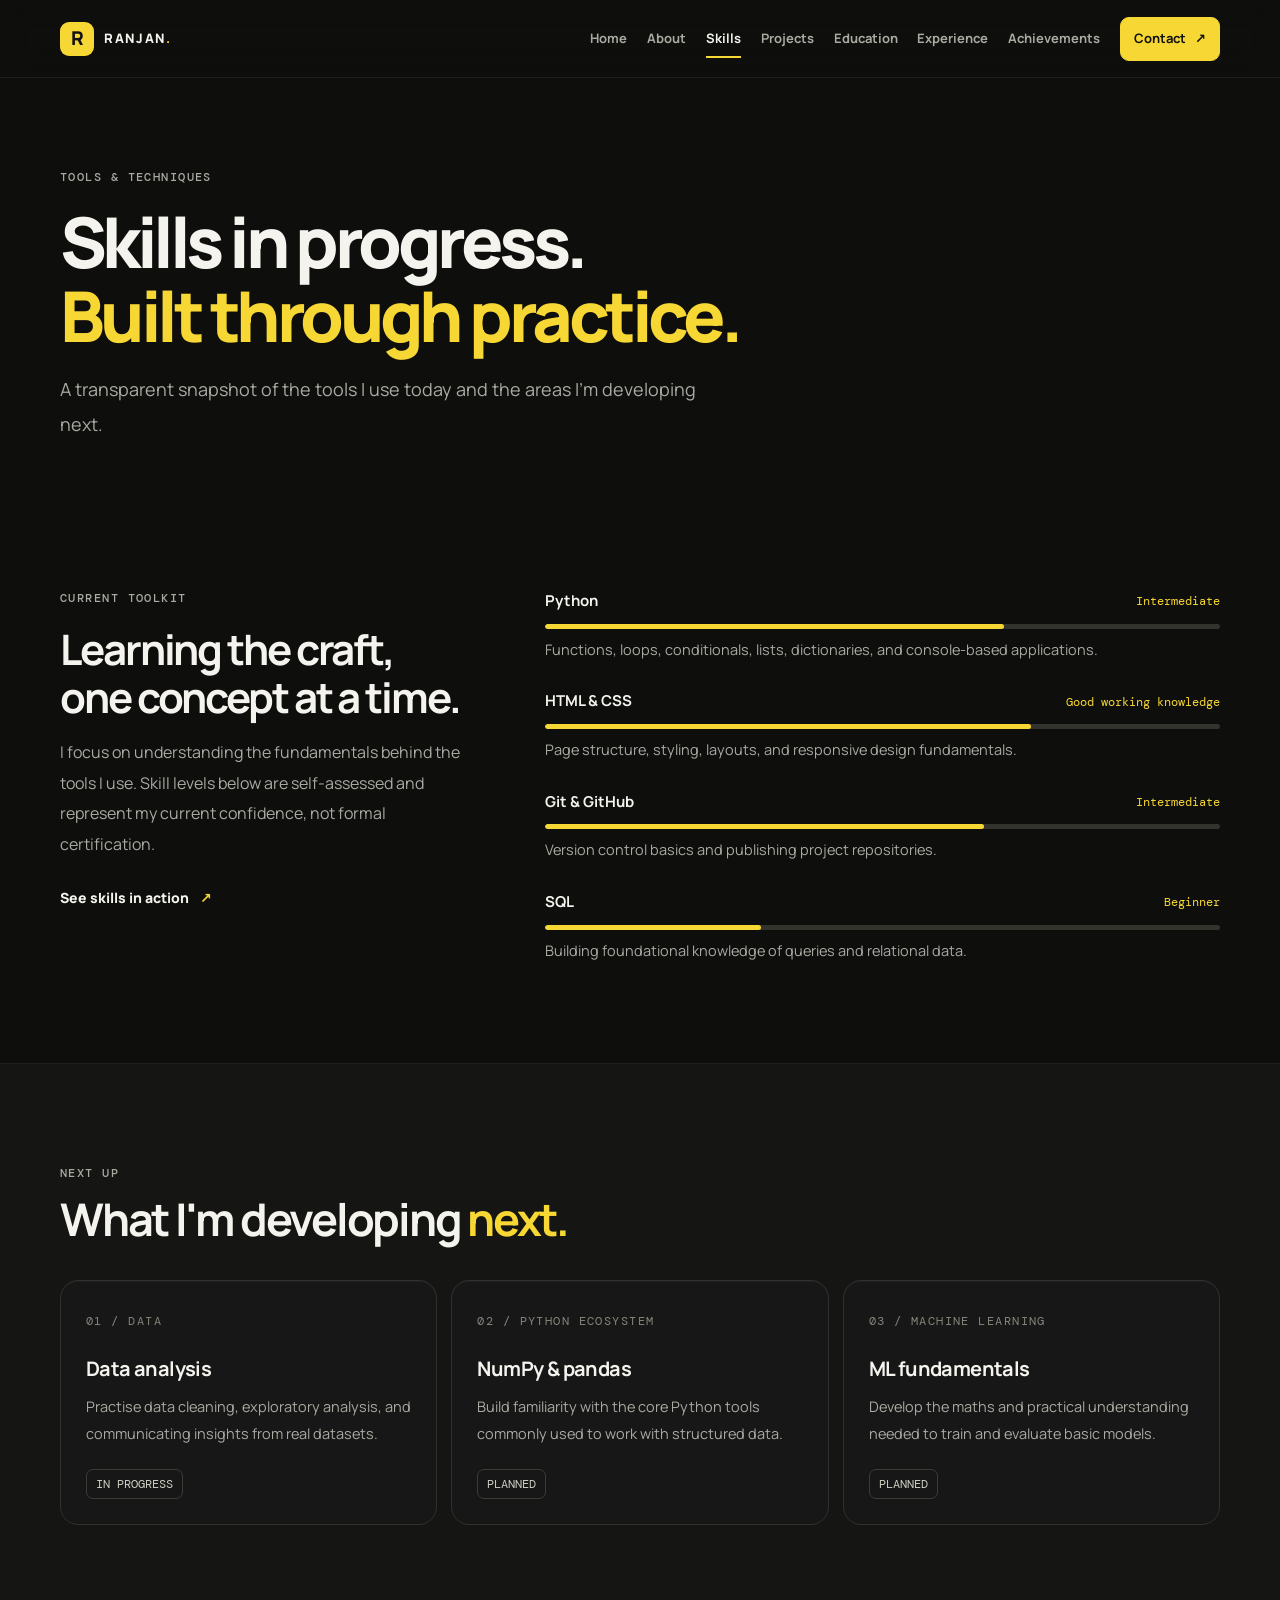
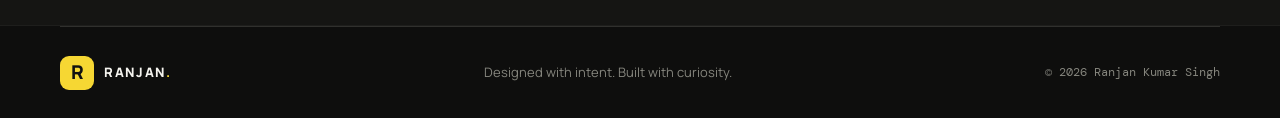
<file: skills.html>
<!doctype html>
<html lang="en"><head><meta charset="utf-8"><meta name="viewport" content="width=device-width, initial-scale=1"><meta name="description" content="Technical skills of Ranjan Kumar Singh."><title>Skills | Ranjan Kumar Singh</title><link rel="icon" href="data:image/svg+xml,%3Csvg xmlns=%27http://www.w3.org/2000/svg%27 viewBox=%270 0 32 32%27%3E%3Crect width=%2732%27 height=%2732%27 rx=%277%27 fill=%27%23f4d21f%27/%3E%3Ctext x=%2716%27 y=%2723%27 font-size=%2720%27 font-weight=%27800%27 text-anchor=%27middle%27 font-family=%27Arial%27 fill=%27%23111%27%3ER%3C/text%3E%3C/svg%3E"><meta property="og:title" content="Ranjan Kumar Singh | Portfolio"><meta property="og:type" content="website"><link rel="preconnect" href="https://fonts.googleapis.com"><link rel="preconnect" href="https://fonts.gstatic.com" crossorigin><link href="https://fonts.googleapis.com/css2?family=DM+Mono:wght@400;500&family=Manrope:wght@400;500;600;700;800&display=swap" rel="stylesheet"><link rel="stylesheet" href="css/style.css"><script src="js/script.js" defer></script></head>
<body><a class="skip-link" href="#main">Skip to content</a><header class="site-header"><nav class="nav container" aria-label="Main navigation"><a class="brand" href="index.html"><span class="brand-mark">R</span><span>RANJAN<span class="brand-dot">.</span></span></a><button class="menu-toggle" aria-label="Open navigation menu" aria-expanded="false"><span></span><span></span></button><div class="nav-links"><a href="index.html">Home</a><a href="about.html">About</a><a class="active" href="skills.html" aria-current="page">Skills</a><a href="projects.html">Projects</a><a href="education.html">Education</a><a href="experience.html">Experience</a><a href="achievements.html">Achievements</a><a class="nav-contact" href="contact.html">Contact <span>↗</span></a></div></nav></header>
<main id="main"><section class="page-hero container"><p class="eyebrow">TOOLS &amp; TECHNIQUES</p><h1>Skills in progress.<br><span class="accent-text">Built through practice.</span></h1><p class="page-lead">A transparent snapshot of the tools I use today and the areas I'm developing next.</p></section>
<section class="section container"><div class="skills-layout"><div class="skills-intro"><p class="eyebrow">CURRENT TOOLKIT</p><h2>Learning the craft, one concept at a time.</h2><p>I focus on understanding the fundamentals behind the tools I use. Skill levels below are self-assessed and represent my current confidence, not formal certification.</p><a class="text-link" href="projects.html">See skills in action <span>↗</span></a></div><div class="skill-list">
<div class="skill-row"><div class="skill-label"><strong>Python</strong><span>Intermediate</span></div><div class="skill-track"><span style="--level:68%"></span></div><p>Functions, loops, conditionals, lists, dictionaries, and console-based applications.</p></div>
<div class="skill-row"><div class="skill-label"><strong>HTML &amp; CSS</strong><span>Good working knowledge</span></div><div class="skill-track"><span style="--level:72%"></span></div><p>Page structure, styling, layouts, and responsive design fundamentals.</p></div>
<div class="skill-row"><div class="skill-label"><strong>Git &amp; GitHub</strong><span>Intermediate</span></div><div class="skill-track"><span style="--level:65%"></span></div><p>Version control basics and publishing project repositories.</p></div>
<div class="skill-row"><div class="skill-label"><strong>SQL</strong><span>Beginner</span></div><div class="skill-track"><span style="--level:32%"></span></div><p>Building foundational knowledge of queries and relational data.</p></div>
</div></div></section>
<section class="section section-muted"><div class="container"><div class="section-heading"><div><p class="eyebrow">NEXT UP</p><h2>What I'm developing <span class="accent-text">next.</span></h2></div></div><div class="three-cards"><article class="info-card"><span class="card-number">01 / DATA</span><h3>Data analysis</h3><p>Practise data cleaning, exploratory analysis, and communicating insights from real datasets.</p><span class="tag">IN PROGRESS</span></article><article class="info-card"><span class="card-number">02 / PYTHON ECOSYSTEM</span><h3>NumPy &amp; pandas</h3><p>Build familiarity with the core Python tools commonly used to work with structured data.</p><span class="tag">PLANNED</span></article><article class="info-card"><span class="card-number">03 / MACHINE LEARNING</span><h3>ML fundamentals</h3><p>Develop the maths and practical understanding needed to train and evaluate basic models.</p><span class="tag">PLANNED</span></article></div></div></section></main>
<footer class="site-footer container"><a class="brand" href="index.html"><span class="brand-mark">R</span><span>RANJAN<span class="brand-dot">.</span></span></a><p>Designed with intent. Built with curiosity.</p><span class="footer-copy">© <span data-year></span> Ranjan Kumar Singh</span></footer></body></html>
</file>
<file: css/style.css>
/* Ranjan Kumar Singh portfolio — shared styles */
:root{--bg:#101010;--surface:#171717;--surface-2:#1e1e1e;--text:#f4f3ee;--muted:#aaa9a2;--line:#30302d;--yellow:#f4d21f;--yellow-2:#ffe45c;--font:'Manrope',sans-serif;--mono:'DM Mono',monospace;--container:1160px;--radius:18px;--ease:cubic-bezier(.2,.75,.25,1)}
*{box-sizing:border-box}html{scroll-behavior:smooth;scroll-padding-top:100px}body{margin:0;background:var(--bg);color:var(--text);font-family:var(--font);line-height:1.65;-webkit-font-smoothing:antialiased}body.menu-open{overflow:hidden}a{color:inherit;text-decoration:none}button,input,textarea{font:inherit}button,a{-webkit-tap-highlight-color:transparent}a:focus-visible,button:focus-visible,input:focus-visible,textarea:focus-visible{outline:2px solid var(--yellow);outline-offset:4px}::selection{background:var(--yellow);color:#111}.container{width:min(var(--container),calc(100% - 48px));margin-inline:auto}.skip-link{position:absolute;top:-60px;left:16px;background:var(--yellow);color:#111;padding:10px 16px;z-index:100}.skip-link:focus{top:12px}.site-header{position:sticky;top:0;z-index:50;background:rgba(16,16,16,.88);backdrop-filter:blur(16px);border-bottom:1px solid rgba(255,255,255,.06)}.nav{min-height:78px;display:flex;align-items:center;justify-content:space-between;gap:28px}.brand{display:inline-flex;align-items:center;gap:10px;font-size:13px;font-weight:800;letter-spacing:.13em;white-space:nowrap}.brand-mark{display:grid;place-items:center;width:34px;height:34px;background:var(--yellow);color:#111;border-radius:9px;font-size:19px;font-weight:800;letter-spacing:0}.brand-dot{color:var(--yellow)}.nav-links{display:flex;align-items:center;gap:clamp(12px,1.55vw,22px)}.nav-links>a{font-size:11px;color:var(--muted);font-weight:700;transition:color .2s}.nav-links>a:hover,.nav-links>a.active{color:var(--text)}.nav-links>a.active:not(.nav-contact){position:relative}.nav-links>a.active:not(.nav-contact):after{content:"";position:absolute;left:0;right:0;bottom:-10px;height:2px;background:var(--yellow)}.nav-links .nav-contact{padding:10px 13px;border:1px solid #555;border-radius:9px;color:var(--text)}.nav-contact span,.button span,.text-link span,.arrow-link span{color:var(--yellow);margin-left:6px}.menu-toggle{display:none;background:none;border:1px solid var(--line);border-radius:8px;padding:10px;cursor:pointer}.menu-toggle span{display:block;width:20px;height:2px;background:var(--text);margin:4px}
.eyebrow{font:500 10px/1.5 var(--mono);letter-spacing:.15em;color:var(--muted);margin:0 0 18px}.status-dot{display:inline-block;width:7px;height:7px;background:var(--yellow);border-radius:50%;margin-right:8px;box-shadow:0 0 0 4px rgba(244,210,31,.1)}.accent-text{color:var(--yellow)}h1,h2,h3,p{margin-top:0}h1{font-size:clamp(42px,6.2vw,78px);line-height:1.06;letter-spacing:-.065em;font-weight:800;margin-bottom:24px}h2{font-size:clamp(29px,4vw,45px);line-height:1.15;letter-spacing:-.05em;margin-bottom:16px}h3{font-size:20px;line-height:1.3;letter-spacing:-.03em;margin-bottom:12px}p{color:var(--muted)}.hero{min-height:620px;display:grid;grid-template-columns:1.12fr .88fr;align-items:center;gap:64px;padding-block:70px 86px}.hero-copy{position:relative;z-index:2}.hero-lead{font-size:16px;max-width:550px;line-height:1.85;margin-bottom:30px}.hero-lead strong{color:var(--text)}.hero-actions{display:flex;gap:12px;flex-wrap:wrap}.button{min-height:48px;display:inline-flex;align-items:center;justify-content:center;gap:8px;padding:0 18px;border-radius:10px;font-size:12px;font-weight:800;border:1px solid transparent;transition:transform .2s var(--ease),background .2s,border-color .2s}.button:hover{transform:translateY(-2px)}.button-primary{background:var(--yellow);color:#111}.button-primary span{color:#111}.button-primary:hover{background:var(--yellow-2)}.button-secondary{border-color:#494943;color:var(--text)}.button-secondary:hover{border-color:var(--yellow)}.hero-meta{display:flex;gap:24px;flex-wrap:wrap;margin-top:42px;font:10px var(--mono);color:var(--muted)}.hero-meta>span{display:flex;align-items:center;gap:8px}.meta-line{width:22px;height:1px;background:var(--yellow)}.hero-visual{min-height:420px;position:relative;display:grid;place-items:center}.visual-grid{position:absolute;inset:10px 0;background-image:linear-gradient(rgba(255,255,255,.05) 1px,transparent 1px),linear-gradient(90deg,rgba(255,255,255,.05) 1px,transparent 1px);background-size:34px 34px;mask-image:radial-gradient(ellipse,black 20%,transparent 72%)}.portrait-frame{position:relative;width:min(300px,75%);aspect-ratio:4/5;background:#25251f;border:1px solid #4c4a35;border-radius:150px 150px 22px 22px;overflow:hidden;z-index:1}.portrait-frame:before{content:"";position:absolute;inset:14px;border:1px solid rgba(244,210,31,.25);border-radius:inherit;z-index:2;pointer-events:none}.profile-photo{position:absolute;inset:0;width:100%;height:100%;object-fit:cover;z-index:1}.photo-fallback{position:absolute;inset:0;display:flex;flex-direction:column;align-items:center;justify-content:center;background:radial-gradient(circle at 50% 32%,#55513b 0,#2c2b24 32%,#191919 75%);color:var(--yellow);font-size:clamp(50px,7vw,90px);font-weight:800;letter-spacing:-.08em;z-index:0}.photo-fallback span{font:10px var(--mono);letter-spacing:.16em;margin-top:8px}.portrait-tag{position:absolute;z-index:3;bottom:25px;left:0;right:0;text-align:center;font:9px var(--mono);letter-spacing:.18em;color:#fff}.float-card{position:absolute;z-index:4;display:flex;align-items:center;gap:11px;padding:12px 14px;background:#20201e;border:1px solid #41413a;border-radius:12px;box-shadow:0 15px 40px #0005}.float-card-top{top:72px;right:-12px}.float-card-bottom{bottom:65px;left:-25px}.float-icon{width:31px;height:31px;display:grid;place-items:center;background:#333327;border-radius:8px;color:var(--yellow);font-size:18px}.yellow-icon{background:var(--yellow);color:#111}.float-card strong,.float-card small{display:block}.float-card strong{font-size:11px}.float-card small{font-size:9px;color:var(--muted);margin-top:2px}.visual-index{position:absolute;bottom:0;right:0;font:9px var(--mono);letter-spacing:.12em;color:#68685f}.ticker{overflow:hidden;border-block:1px solid var(--line);background:#151513}.ticker-track{display:flex;align-items:center;justify-content:space-around;gap:34px;min-width:max-content;padding:18px 0;font:10px var(--mono);letter-spacing:.16em;color:#d7d6cf}.ticker i{color:var(--yellow);font-style:normal}
.section{padding-block:100px}.section-heading{display:flex;justify-content:space-between;align-items:end;gap:24px;margin-bottom:34px}.section-heading .eyebrow{margin-bottom:12px}.section-heading h2{margin-bottom:0}.text-link,.arrow-link{font-size:12px;font-weight:800;display:inline-flex;align-items:center;gap:5px;white-space:nowrap}.text-link:hover,.arrow-link:hover{color:var(--yellow)}.intro-grid{display:grid;grid-template-columns:1.2fr 1fr 1fr;gap:14px}.intro-card,.info-card{position:relative;min-height:245px;padding:25px;background:var(--surface);border:1px solid var(--line);border-radius:var(--radius);transition:transform .25s var(--ease),border-color .25s}.intro-card:hover,.info-card:hover{transform:translateY(-4px);border-color:#66634a}.intro-main{background:var(--yellow);color:#111;border-color:var(--yellow)}.intro-main p,.intro-main .card-number{color:#333}.intro-main h3{font-size:27px;margin-top:30px}.intro-main .arrow-link span{color:#111}.card-number{font:9px var(--mono);letter-spacing:.12em;color:#85857b}.intro-card>p,.info-card>p{font-size:12px;line-height:1.8}.intro-card:not(.intro-main) h3{margin-top:24px}.card-symbol{font-size:25px;color:var(--yellow);margin-top:17px}.intro-card .arrow-link{margin-top:8px}.section-muted{background:#151513;border-block:1px solid rgba(255,255,255,.04)}.cta-band{display:flex;align-items:center;justify-content:space-between;gap:40px;padding-block:65px}.cta-band h2{margin-bottom:12px}.cta-band p:not(.eyebrow){max-width:620px;margin-bottom:0;font-size:13px}.site-footer{display:flex;align-items:center;justify-content:space-between;gap:20px;padding-block:26px;min-height:92px}.site-footer p,.footer-copy{font-size:10px;margin:0;color:#85857d}.footer-copy{font-family:var(--mono)}
.page-hero{padding-block:90px 48px}.page-hero h1{font-size:clamp(42px,6vw,70px);margin-bottom:20px}.page-lead{font-size:15px;line-height:1.9;max-width:660px;margin-bottom:0}.about-layout{display:grid;grid-template-columns:.78fr 1.22fr;gap:76px;align-items:center;padding-top:45px}.about-portrait{position:relative;aspect-ratio:4/5;max-height:520px;background:#25251f;border:1px solid #454336;border-radius:150px 150px 20px 20px;overflow:hidden}.about-portrait .portrait-caption{position:absolute;z-index:4;bottom:0;left:0;right:0;padding:28px 20px 20px;background:linear-gradient(transparent,#111e);font:10px var(--mono);letter-spacing:.08em}.portrait-caption span{display:block;color:var(--yellow);font-size:8px;margin-top:6px}.about-copy>p:not(.eyebrow){font-size:13px;line-height:1.95}.about-copy h2{margin-bottom:22px}.about-facts{display:grid;grid-template-columns:repeat(3,1fr);gap:12px;margin:30px 0}.about-facts div{border-top:1px solid var(--line);padding-top:12px}.about-facts span,.about-facts strong,.about-facts small{display:block}.about-facts span{font:9px var(--mono);color:var(--yellow);margin-bottom:9px}.about-facts strong{font-size:11px}.about-facts small{font-size:9px;color:var(--muted);margin-top:4px}.three-cards{display:grid;grid-template-columns:repeat(3,1fr);gap:14px}.info-card{min-height:220px}.info-card h3{margin-top:24px}.info-card .tag{margin-top:8px}.skills-layout{display:grid;grid-template-columns:.75fr 1.25fr;gap:80px}.skills-intro p:not(.eyebrow){font-size:13px;line-height:1.9;margin-bottom:25px}.skills-intro h2{font-size:clamp(30px,3.5vw,42px)}.skill-list{display:grid;gap:27px}.skill-label{display:flex;justify-content:space-between;gap:15px;align-items:center;margin-bottom:10px}.skill-label strong{font-size:13px}.skill-label span{font:10px var(--mono);color:var(--yellow)}.skill-track{height:5px;background:#33332d;border-radius:10px;overflow:hidden}.skill-track span{display:block;width:var(--level);height:100%;background:var(--yellow);border-radius:10px;transform-origin:left;animation:grow .9s var(--ease) both}.skill-row p{font-size:11px;margin:9px 0 0;line-height:1.7}.tag-list{display:flex;gap:8px;flex-wrap:wrap}.tag{display:inline-flex;align-items:center;padding:6px 9px;border:1px solid #3c3c35;border-radius:7px;color:#cecec4;font:9px var(--mono)}.tag-filled{background:rgba(244,210,31,.12);border-color:rgba(244,210,31,.3);color:var(--yellow)}.spaced-heading{margin-top:85px}.project-feature{display:grid;grid-template-columns:.9fr 1.1fr;gap:48px;padding:28px;border:1px solid var(--line);background:var(--surface);border-radius:22px}.project-visual{position:relative;display:grid;place-items:center;min-height:390px;background:radial-gradient(circle at 50% 40%,#393820,#20201b 55%,#171716);border-radius:14px;overflow:hidden}.terminal-window{width:82%;background:#111;border:1px solid #49483d;border-radius:11px;overflow:hidden;box-shadow:0 20px 50px #0007;transform:rotate(-2deg)}.terminal-bar{height:35px;background:#292922;display:flex;align-items:center;gap:5px;padding:0 12px;border-bottom:1px solid #3b3b30}.terminal-bar>span{width:7px;height:7px;border-radius:50%;background:#77766b}.terminal-bar>span:first-child{background:#f4d21f}.terminal-bar small{margin-left:8px;font:8px var(--mono);color:#aaa}.terminal-body{padding:22px 20px 25px;font:10px/2 var(--mono);color:#ddd}.terminal-body p{margin:0;color:#d6d6ca}.terminal-body p b{color:var(--yellow);font-weight:500;margin-right:7px}.terminal-body .terminal-muted{color:#7f7f72;margin-bottom:8px}.terminal-prompt{margin-top:14px!important;color:#eee!important}.terminal-prompt span{color:var(--yellow);animation:blink 1s steps(2,start) infinite}.project-visual-label{position:absolute;bottom:17px;left:20px;font:8px var(--mono);letter-spacing:.12em;color:#b0b09f}.project-details{padding:14px 5px}.project-topline{display:flex;align-items:center;justify-content:space-between;margin-bottom:20px}.project-index{font:9px var(--mono);color:#77776d}.project-details h2{font-size:clamp(28px,3vw,38px)}.project-summary{font-size:13px;line-height:1.85}.project-details h3{font-size:12px;margin-top:25px}.feature-list{list-style:none;padding:0;margin:0;display:grid;gap:10px}.feature-list li{position:relative;padding-left:19px;color:#c4c4bb;font-size:11px;line-height:1.75}.feature-list li:before{content:"↗";position:absolute;left:0;color:var(--yellow)}.project-actions{display:flex;align-items:center;gap:20px;flex-wrap:wrap;margin-top:30px}.next-project-note{display:flex;align-items:flex-start;gap:20px;margin-top:25px;padding:25px;border:1px dashed #45453c;border-radius:14px}.note-mark{display:grid;place-items:center;width:35px;height:35px;flex:none;background:#27271f;color:var(--yellow);border-radius:9px;font-size:23px}.next-project-note h3{margin-bottom:6px}.next-project-note p{font-size:12px;margin:0;line-height:1.8}.timeline{max-width:850px;margin:0 auto}.timeline-item{display:grid;grid-template-columns:190px 1fr;gap:35px}.timeline-date{position:relative;padding-top:8px;font:11px var(--mono);color:var(--yellow)}.timeline-dot{position:absolute;right:0;top:9px;width:9px;height:9px;background:var(--yellow);border-radius:50%;box-shadow:0 0 0 6px #f4d21f17}.timeline-content{position:relative;padding:0 0 45px 35px;border-left:1px solid #444438}.timeline-content h2{font-size:27px;margin:18px 0 8px}.timeline-content h3{font-size:13px;color:#c5c5bc;font-weight:600}.timeline-content p{font-size:12px;line-height:1.9;max-width:620px}.experience-panel{display:grid;grid-template-columns:70px 1fr;gap:25px;max-width:850px;margin:0 auto;padding:35px;border:1px solid var(--line);background:var(--surface);border-radius:18px}.experience-icon{display:grid;place-items:center;width:60px;height:60px;background:var(--yellow);color:#111;border-radius:14px;font-size:28px}.experience-panel h2{font-size:32px;margin:17px 0 10px}.experience-panel p{font-size:13px;line-height:1.9;max-width:680px;margin-bottom:24px}.certificate-list{display:grid;gap:12px}.certificate-card{display:flex;align-items:center;gap:20px;padding:22px 24px;background:var(--surface);border:1px solid var(--line);border-radius:14px;transition:border-color .2s,transform .2s}.certificate-card:hover{border-color:#66634a;transform:translateX(3px)}.certificate-icon{display:grid;place-items:center;width:52px;height:52px;flex:none;border-radius:12px;background:#29291f;border:1px solid #454431;color:var(--yellow);font:13px var(--mono)}.certificate-info{flex:1}.certificate-year{font:9px var(--mono);letter-spacing:.1em;color:var(--yellow)}.certificate-info h2{font-size:17px;letter-spacing:-.02em;margin:5px 0}.certificate-info p{font-size:11px;margin:0}.certificate-arrow{color:var(--yellow)}.small-note{font-size:10px;line-height:1.8;margin-top:22px}.contact-layout{display:grid;grid-template-columns:.95fr 1.05fr;gap:70px;padding-top:40px}.contact-details h2{font-size:clamp(31px,4vw,43px)}.contact-details>p:not(.eyebrow){font-size:13px;line-height:1.9;margin-bottom:28px}.contact-method{display:flex;align-items:center;gap:14px;padding:17px 0;border-bottom:1px solid var(--line)}.contact-method-icon{display:grid;place-items:center;width:40px;height:40px;background:#24241e;border:1px solid #3d3d31;border-radius:10px;color:var(--yellow);font:12px var(--mono);flex:none}.contact-method>span:nth-child(2){min-width:0;flex:1}.contact-method small,.contact-method strong{display:block}.contact-method small{font:9px var(--mono);letter-spacing:.1em;color:var(--muted);margin-bottom:4px}.contact-method strong{font-size:12px;overflow-wrap:anywhere}.contact-arrow{color:var(--yellow)}.privacy-note{font-size:10px;line-height:1.7;margin-top:20px}.contact-form{padding:30px;background:var(--surface);border:1px solid var(--line);border-radius:18px}.contact-form h2{font-size:29px}.form-note{font-size:11px;line-height:1.8;margin-bottom:25px}.contact-form label{display:block;font-size:11px;font-weight:700;margin:15px 0 7px}.contact-form input,.contact-form textarea{display:block;width:100%;border:1px solid #3b3b34;background:#111;color:var(--text);padding:12px 13px;border-radius:8px;font-size:12px;resize:vertical}.contact-form input::placeholder,.contact-form textarea::placeholder{color:#66665d}.contact-form input:focus,.contact-form textarea:focus{border-color:var(--yellow);outline:none}.form-submit{margin-top:20px;cursor:pointer}.form-status{font-size:11px;margin:12px 0 0;line-height:1.7}
@keyframes grow{from{transform:scaleX(0)}to{transform:scaleX(1)}}@keyframes blink{to{visibility:hidden}}@media(prefers-reduced-motion:reduce){*,*::before,*::after{scroll-behavior:auto!important;animation-duration:.01ms!important;animation-iteration-count:1!important;transition-duration:.01ms!important}}
@media(max-width:1050px){.nav-links{gap:12px}.nav-links>a{font-size:10px}.hero{gap:30px}.project-feature{gap:25px}.contact-layout{gap:35px}.skills-layout{gap:45px}}
@media(max-width:850px){.nav{min-height:70px}.menu-toggle{display:block;z-index:60}.nav-links{display:none;position:fixed;inset:70px 0 0;background:#111;padding:28px 24px 40px;flex-direction:column;align-items:stretch;gap:0;overflow-y:auto}.nav-links.is-open{display:flex}.nav-links>a{font-size:14px;padding:15px 5px;border-bottom:1px solid var(--line)}.nav-links>a.active:not(.nav-contact):after{display:none}.nav-links .nav-contact{margin-top:16px;text-align:center}.hero{min-height:auto;grid-template-columns:1fr;gap:25px;padding-block:70px 65px}.hero-copy{max-width:700px}.hero-visual{min-height:400px}.portrait-frame{width:260px}.float-card-top{right:calc(50% - 190px)}.float-card-bottom{left:calc(50% - 185px)}.visual-index{right:10%}.intro-grid{grid-template-columns:1fr 1fr}.intro-main{grid-column:1/-1}.about-layout{grid-template-columns:.7fr 1.3fr;gap:35px}.skills-layout{grid-template-columns:1fr;gap:45px}.project-feature{grid-template-columns:1fr}.project-visual{min-height:330px}.contact-layout{grid-template-columns:1fr;gap:45px}.contact-details{max-width:650px}.section{padding-block:75px}.page-hero{padding-block:70px 35px}}
@media(max-width:600px){.container{width:min(100% - 34px,var(--container))}.hero{padding-top:55px}.hero h1{font-size:clamp(42px,12vw,62px)}.hero-lead{font-size:14px}.hero-meta{margin-top:30px;gap:12px}.hero-visual{min-height:350px}.portrait-frame{width:230px}.float-card{padding:9px 10px}.float-card-top{top:45px;right:0}.float-card-bottom{bottom:45px;left:0}.float-card strong{font-size:10px}.float-card small{font-size:8px}.ticker-track{gap:20px;padding:15px 0}.section-heading{align-items:flex-start;flex-direction:column;gap:15px}.intro-grid,.three-cards{grid-template-columns:1fr}.intro-main{grid-column:auto}.intro-card,.info-card{min-height:0}.cta-band{align-items:flex-start;flex-direction:column;padding-block:48px}.site-footer{align-items:flex-start;flex-direction:column;gap:12px;padding-block:25px}.page-hero{padding-top:60px}.page-hero h1{font-size:clamp(39px,11vw,58px)}.about-layout{grid-template-columns:1fr;gap:35px;padding-top:30px}.about-portrait{width:min(100%,330px);margin-inline:auto;aspect-ratio:4/4.6}.about-copy h2{font-size:35px}.about-facts{gap:8px}.about-facts strong{font-size:10px}.about-facts small{font-size:8px}.project-feature{padding:13px;gap:25px}.project-visual{min-height:280px}.terminal-body{padding:16px;font-size:9px}.project-details{padding:10px 5px}.project-actions{align-items:flex-start;flex-direction:column;gap:15px}.timeline-item{grid-template-columns:1fr;gap:12px}.timeline-date{padding-bottom:0}.timeline-dot{left:-5px;right:auto;top:3px}.timeline-content{padding-left:22px}.timeline-content h2{font-size:23px}.experience-panel{grid-template-columns:1fr;padding:24px;gap:18px}.experience-panel h2{font-size:27px}.certificate-card{gap:13px;padding:16px}.certificate-icon{width:43px;height:43px}.certificate-info h2{font-size:14px}.certificate-info p{font-size:10px}.certificate-arrow{align-self:flex-start}.contact-form{padding:22px}.contact-method strong{font-size:11px}.section{padding-block:60px}.spaced-heading{margin-top:60px}}

/* Certificate download actions */
.certificate-actions{display:flex;gap:18px;flex-wrap:wrap;margin-top:14px}.certificate-actions .text-link{font-size:12px;font-weight:800}.certificate-card{align-items:flex-start}.certificate-info{min-width:0}


/* Mobile and touch-device refinements */
img{max-width:100%;height:auto}
.certificate-info{overflow-wrap:anywhere}
@media(max-width:380px){.brand{font-size:11px}.hero h1{font-size:clamp(36px,11vw,46px)}.float-card-top{right:-4px}.float-card-bottom{left:-4px}.certificate-card{gap:10px;padding:13px}.certificate-actions{gap:12px}.certificate-actions .text-link{white-space:normal}}

/* ===== v2 refinements: fixes + polish ===== */
:root{--bg:#0e0e0d;--yellow:#f6d733;--font:'Manrope',system-ui,-apple-system,'Segoe UI',sans-serif;--mono:'DM Mono',ui-monospace,Menlo,monospace}
html{-webkit-text-size-adjust:100%}body{overflow-x:hidden;font-size:16px;padding-bottom:env(safe-area-inset-bottom)}
/* backdrop-filter on the header trapped the fixed mobile menu; move it to a pseudo-element */
.site-header{background:none;backdrop-filter:none;-webkit-backdrop-filter:none;border-bottom:0}
.site-header:before{content:"";position:absolute;inset:0;z-index:-1;background:rgba(14,14,13,.86);backdrop-filter:blur(16px);-webkit-backdrop-filter:blur(16px);border-bottom:1px solid rgba(255,255,255,.07);transition:background .25s}
.site-header.is-scrolled:before{background:rgba(14,14,13,.96)}
/* readable type: nothing below 12px */
.eyebrow{font-size:12px;letter-spacing:.12em}.nav-links>a{font-size:13px}.hero-meta,.visual-index,.portrait-tag{font-size:12px}.card-number,.tag,.certificate-year,.contact-method small,.project-index,.footer-copy,.timeline-date{font-size:12px}
.float-card strong{font-size:13px}.float-card small{font-size:11px}.button{font-size:14px;min-height:50px;padding:0 22px}.text-link,.arrow-link{font-size:14px}
.hero-lead{font-size:18px}.page-lead{font-size:18px}.about-copy>p:not(.eyebrow),.skills-intro p:not(.eyebrow),.project-summary,.experience-panel p,.contact-details>p:not(.eyebrow),.timeline-content p{font-size:16px}
.intro-card>p,.info-card>p,.skill-row p,.feature-list li,.next-project-note p,.certificate-info p,.form-note,.cta-band p:not(.eyebrow){font-size:14.5px}.small-note,.privacy-note,.form-status,.site-footer p{font-size:13px}
.skill-label strong,.contact-method strong{font-size:15px}.skill-label span{font-size:12px}.certificate-info h2{font-size:19px}.about-facts strong{font-size:14px}.about-facts small{font-size:12px}.about-facts span{font-size:12px}
.terminal-body{font-size:13px}.terminal-bar small{font-size:11px}.project-visual-label{font-size:11px}.project-details h3{font-size:14px}.timeline-content h3{font-size:15px}
.contact-form label{font-size:13px}.contact-form input,.contact-form textarea{font-size:16px;padding:14px}.contact-form input:focus,.contact-form textarea:focus{box-shadow:0 0 0 3px rgba(246,215,51,.18)}
/* polish */
.hero h1 .accent-text{background:linear-gradient(transparent 70%,rgba(246,215,51,.16) 70%)}
.hero-visual .portrait-frame{box-shadow:0 30px 80px rgba(0,0,0,.5),0 0 0 10px rgba(246,215,51,.04)}
.float-card-top{animation:bob 6s ease-in-out infinite}.float-card-bottom{animation:bob 7s ease-in-out -2s infinite}
.ticker{background:#141412}.ticker-track{justify-content:flex-start;gap:34px;width:max-content;animation:marquee 32s linear infinite}.ticker:hover .ticker-track{animation-play-state:paused}.ticker-track span{font-size:13px}
.intro-card,.info-card,.certificate-card,.project-feature,.contact-form,.experience-panel{box-shadow:0 1px 0 rgba(255,255,255,.04) inset}
.certificate-card:hover{transform:none}.certificate-actions .text-link{padding:6px 0}
.nav-links>a.active:not(.nav-contact):after{bottom:-8px}
.nav-links .nav-contact{background:var(--yellow);border-color:var(--yellow);color:#111}.nav-links .nav-contact span{color:#111}.nav-links .nav-contact:hover{background:var(--yellow-2)}
.site-footer{border-top:1px solid var(--line)}
@keyframes marquee{to{transform:translateX(-50%)}}@keyframes bob{50%{transform:translateY(-7px)}}
@media(hover:none){.intro-card:hover,.info-card:hover,.button:hover{transform:none}}
/* mobile / tablet menu now starts at 1000px so 8 links never crowd */
@media(max-width:1000px){.nav{min-height:70px}.menu-toggle{display:block;z-index:60;min-width:44px;min-height:44px}
.nav-links{display:none;position:fixed;inset:70px 0 0;background:#0e0e0d;padding:20px 24px 40px;flex-direction:column;align-items:stretch;gap:0;overflow-y:auto;z-index:55}.nav-links.is-open{display:flex}
.nav-links>a{font-size:20px;font-weight:700;padding:17px 4px;border-bottom:1px solid var(--line);color:var(--text)}.nav-links>a.active:not(.nav-contact){color:var(--yellow)}.nav-links>a.active:not(.nav-contact):after{display:none}
.nav-links .nav-contact{margin-top:22px;text-align:center;font-size:16px;padding:16px;border-bottom:0}}
@media(max-width:850px){.hero{padding-block:48px 56px}.hero-visual{min-height:380px}}
@media(max-width:600px){.hero-lead,.page-lead{font-size:16px}.hero-actions .button{flex:1 1 100%}.button{width:auto}.hero-actions{gap:10px}.project-actions .button{width:100%}.cta-band .button,.experience-panel .button{width:100%}
.about-facts{grid-template-columns:1fr;gap:16px}.float-card-top{right:-2px}.float-card-bottom{left:-2px}.eyebrow{font-size:11.5px}.certificate-icon{width:44px;height:44px;font-size:12px}}
@media(max-width:380px){.hero-visual{min-height:340px}.brand{font-size:11px}.container{width:calc(100% - 28px)}}
@media(prefers-reduced-motion:reduce){.ticker-track,.float-card{animation:none!important}}
</file>
